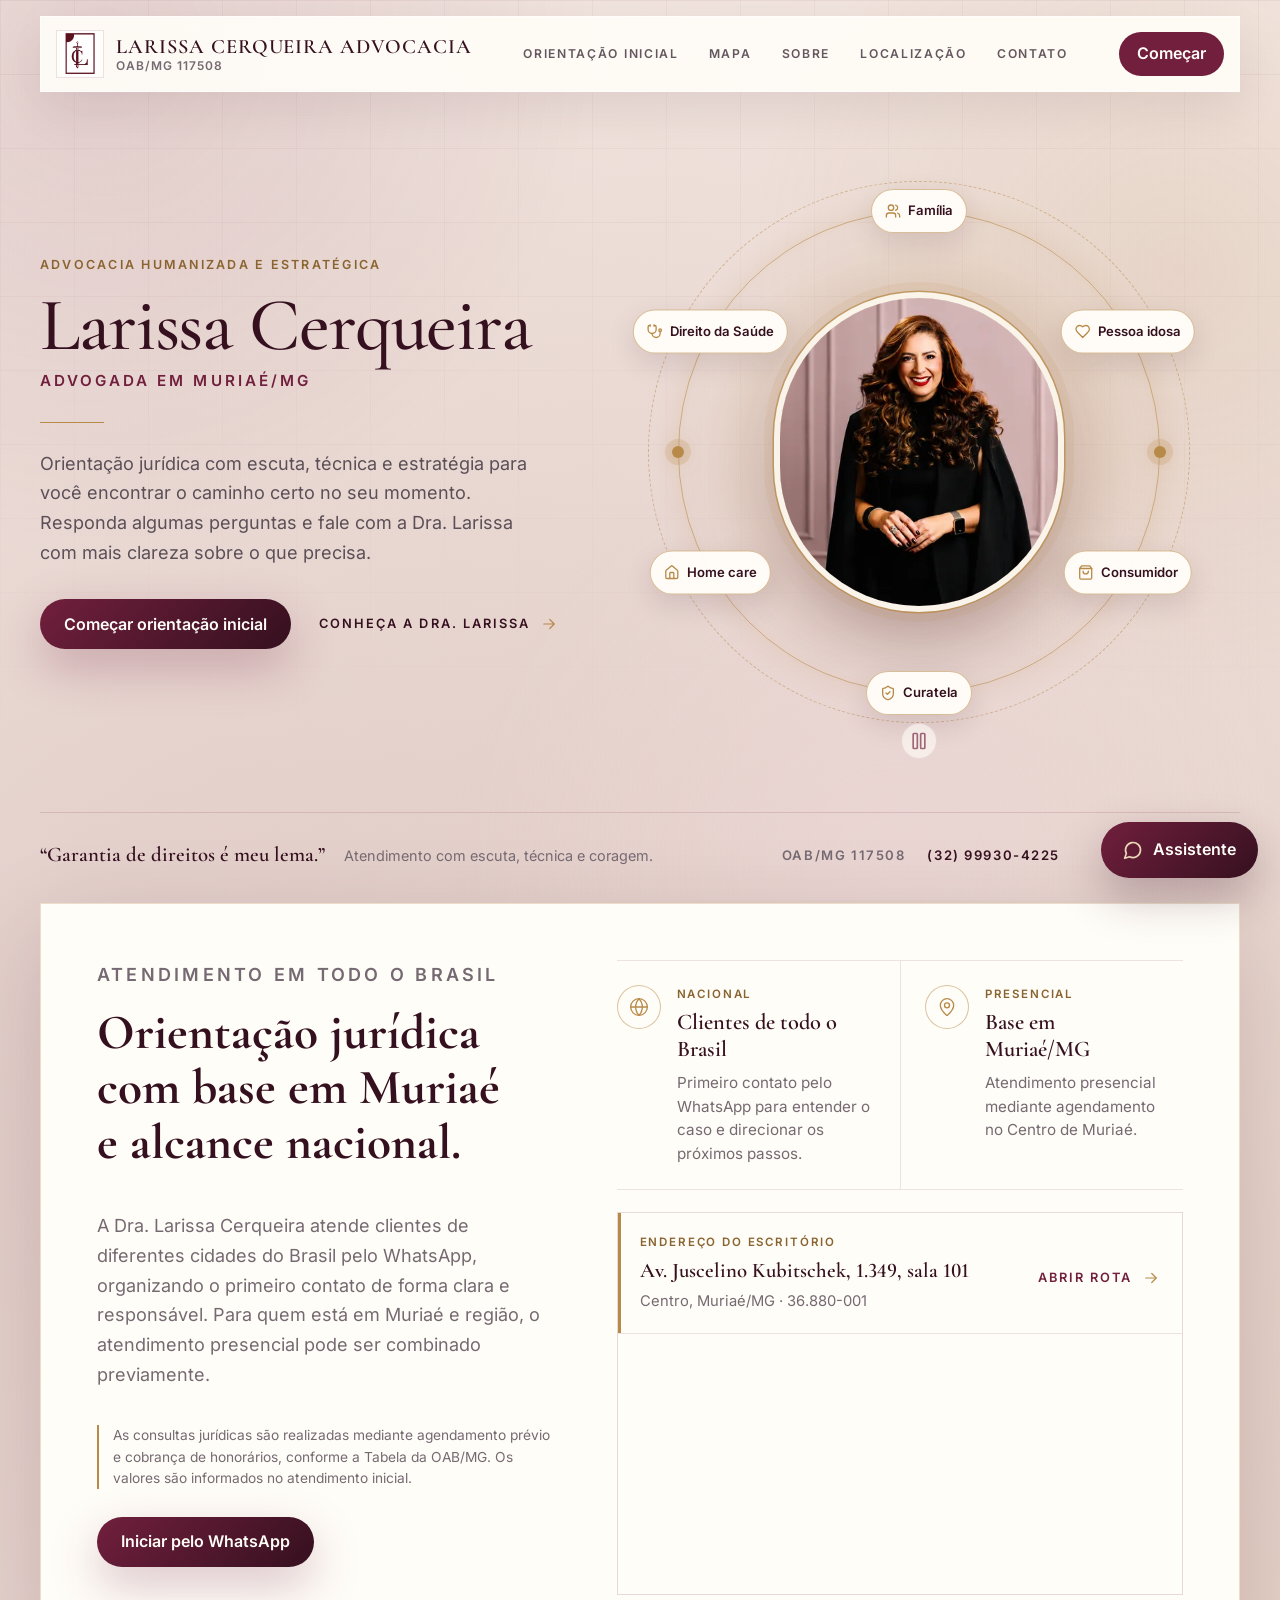
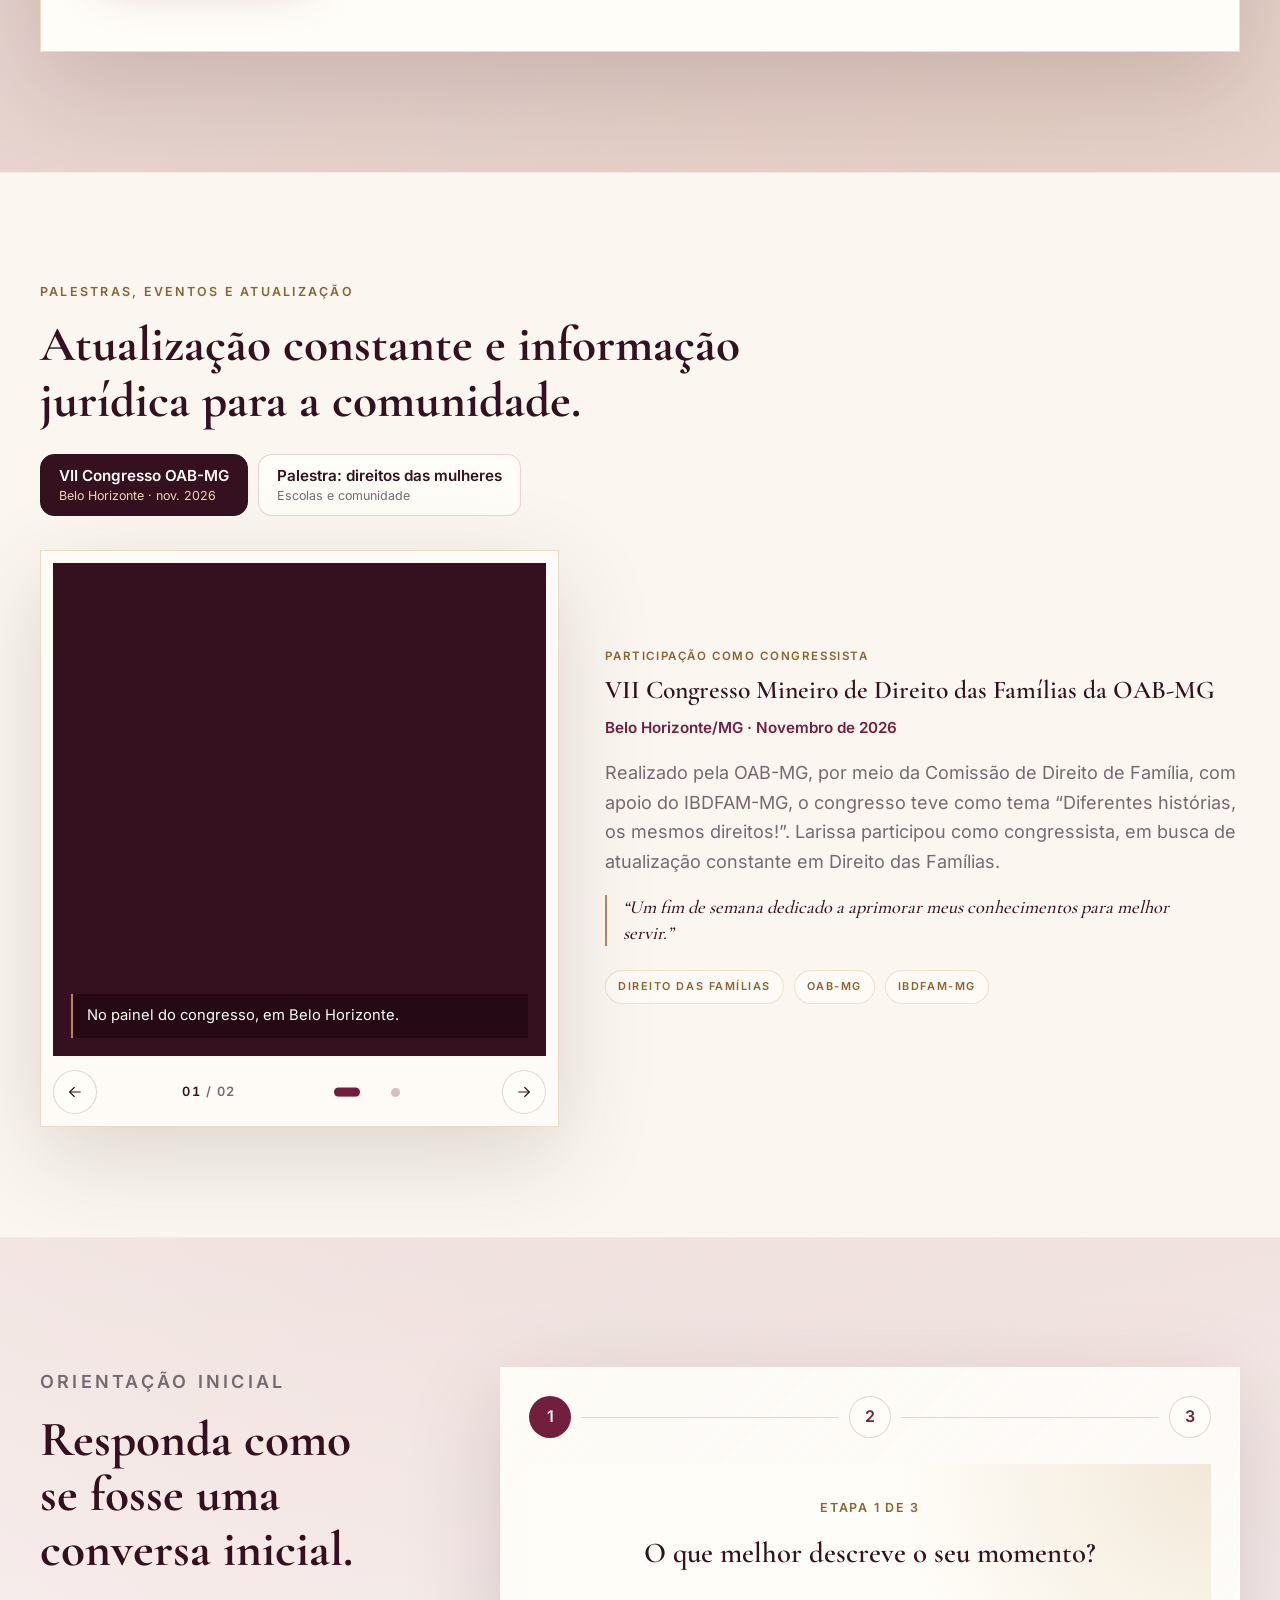
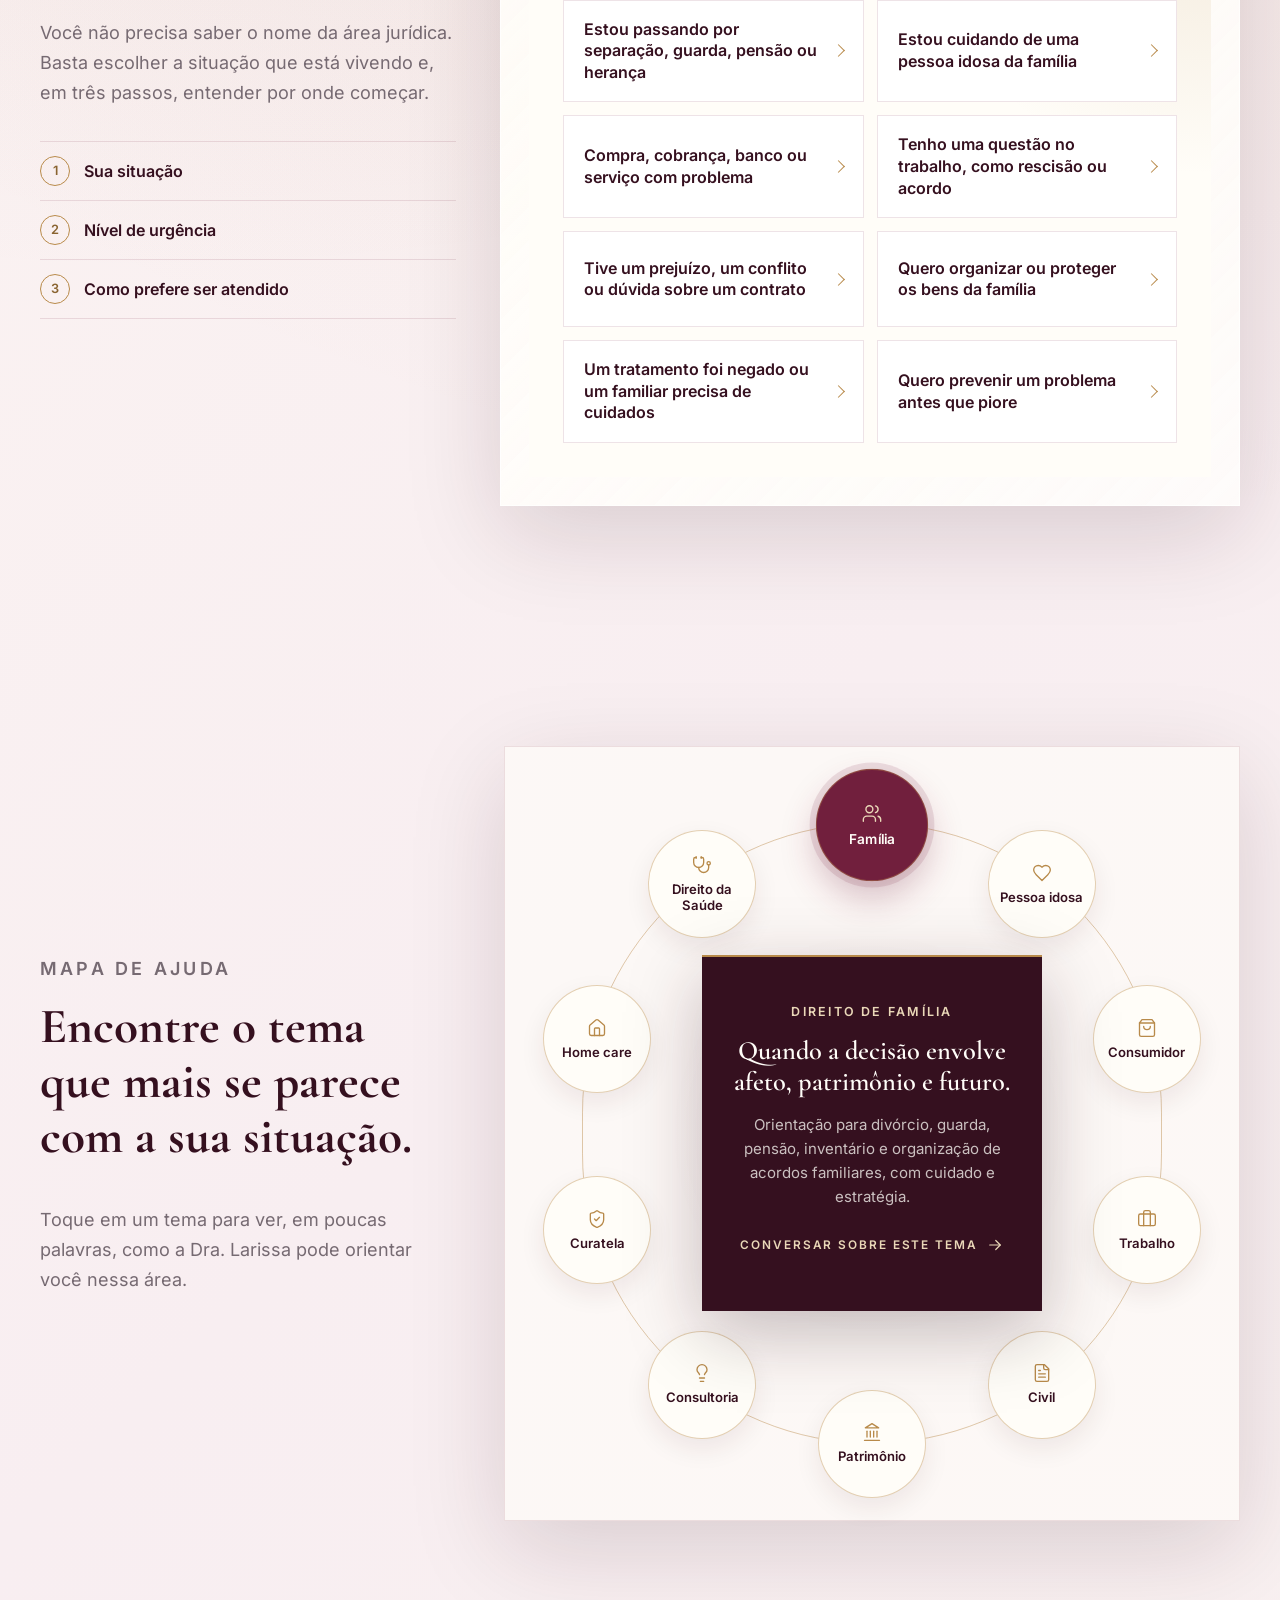
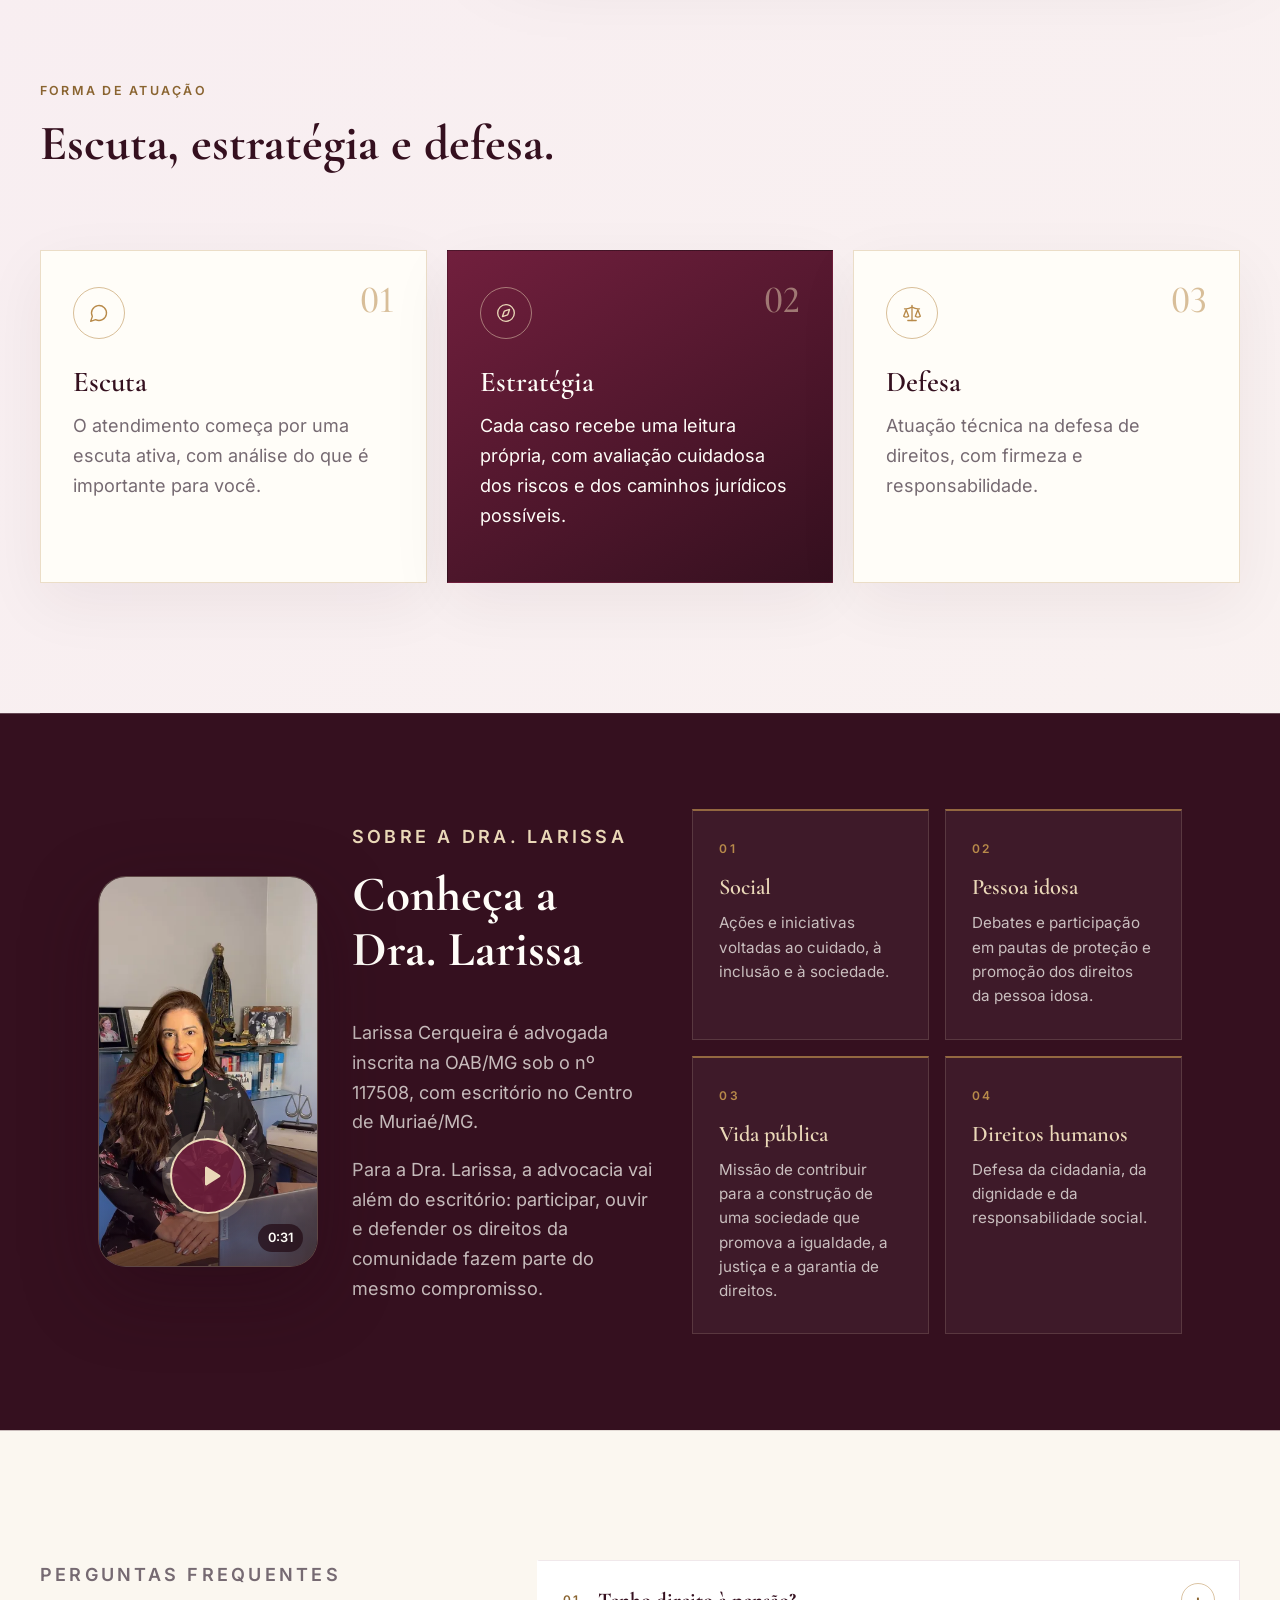
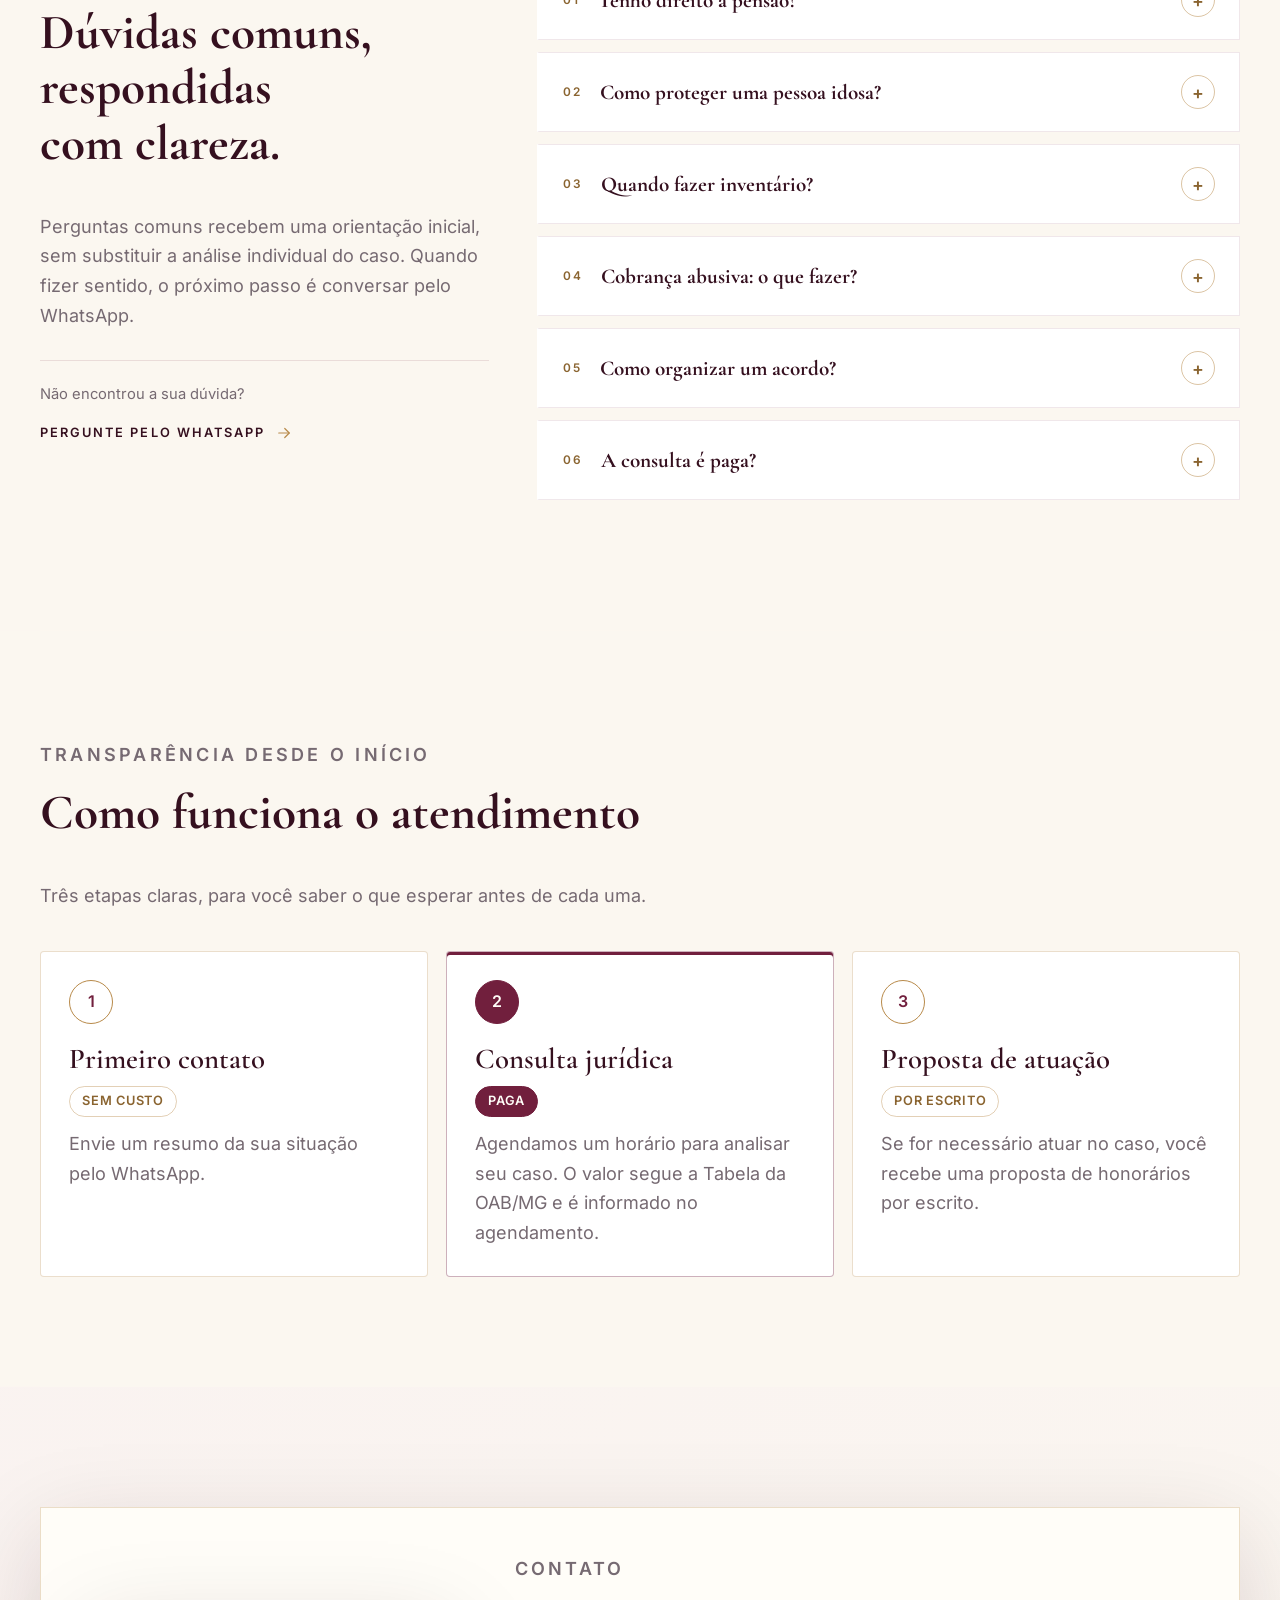
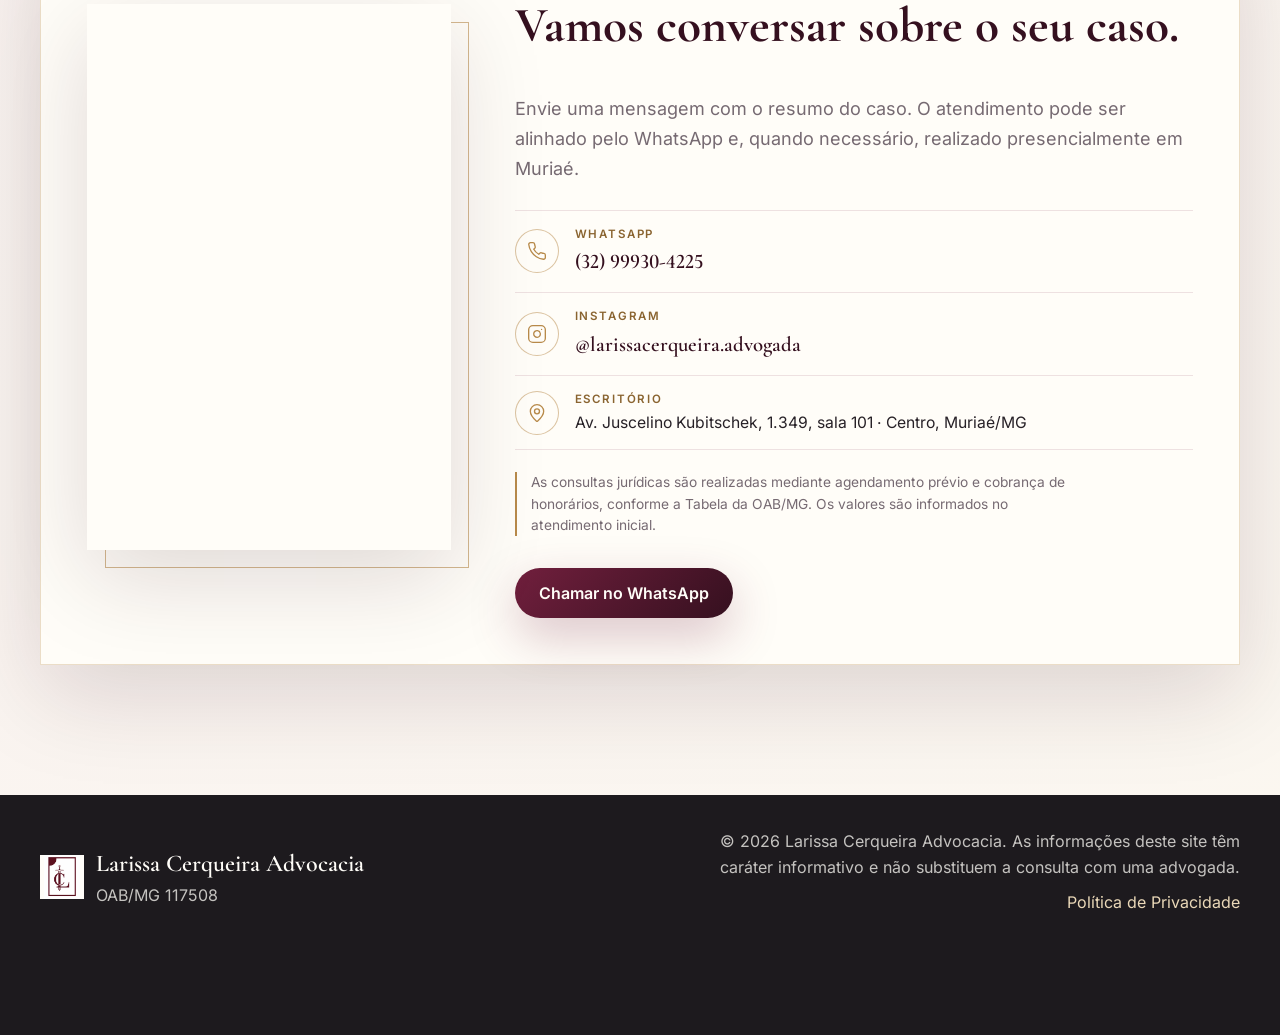
<file: index.html>
<!doctype html>
<html lang="pt-BR">
  <head>
    <meta charset="utf-8" />
    <meta name="viewport" content="width=device-width, initial-scale=1" />
    <title>Larissa Cerqueira Advocacia | Advogada em Muriaé/MG</title>
    <meta
      name="description"
      content="Larissa Cerqueira Advocacia em Muriaé/MG. Atendimento jurídico em Direito de Família, Curatela, Pessoa Idosa, Direito da Saúde e do Consumidor."
    />
    <meta name="robots" content="index, follow, max-image-preview:large" />
    <meta name="author" content="Larissa Cerqueira Advocacia" />
    <meta name="theme-color" content="#5b1534" />
    <link rel="canonical" href="https://www.larissacerqueira.adv.br/" />
    <link rel="icon" type="image/png" sizes="32x32" href="/favicon-32.png" />
    <link rel="apple-touch-icon" sizes="180x180" href="/apple-touch-icon.png" />

    <meta property="og:locale" content="pt_BR" />
    <meta property="og:type" content="website" />
    <meta property="og:site_name" content="Larissa Cerqueira Advocacia" />
    <meta property="og:title" content="Larissa Cerqueira Advocacia | Advogada em Muriaé/MG" />
    <meta
      property="og:description"
      content="Advocacia em Muriaé/MG com atendimento em Direito de Família, Curatela, Pessoa Idosa, Direito da Saúde e do Consumidor."
    />
    <meta property="og:url" content="https://www.larissacerqueira.adv.br/" />
    <meta property="og:image" content="https://www.larissacerqueira.adv.br/og-larissa.jpg" />
    <meta property="og:image:secure_url" content="https://www.larissacerqueira.adv.br/og-larissa.jpg" />
    <meta property="og:image:type" content="image/jpeg" />
    <meta property="og:image:width" content="1200" />
    <meta property="og:image:height" content="630" />
    <meta property="og:image:alt" content="Larissa Cerqueira Advocacia, atendimento jurídico em Muriaé e em todo o Brasil" />

    <meta name="twitter:card" content="summary_large_image" />
    <meta name="twitter:title" content="Larissa Cerqueira Advocacia | Advogada em Muriaé/MG" />
    <meta
      name="twitter:description"
      content="Advocacia em Muriaé/MG com atendimento em Direito de Família, Curatela, Pessoa Idosa, Direito da Saúde e do Consumidor."
    />
    <meta name="twitter:image" content="https://www.larissacerqueira.adv.br/og-larissa.jpg" />
    <meta name="twitter:image:alt" content="Larissa Cerqueira Advocacia" />

    <script type="application/ld+json">
      {
        "@context": "https://schema.org",
        "@graph": [
          {
            "@type": "LegalService",
            "@id": "https://www.larissacerqueira.adv.br/#escritorio",
            "name": "Larissa Cerqueira Advocacia",
            "url": "https://www.larissacerqueira.adv.br/",
            "description": "Advocacia em Muriaé/MG com atendimento jurídico para clientes de todo o Brasil.",
            "logo": "https://www.larissacerqueira.adv.br/logo-larissa.webp",
            "image": "https://www.larissacerqueira.adv.br/og-larissa.jpg",
            "telephone": "+55 32 99930-4225",
            "address": {
              "@type": "PostalAddress",
              "streetAddress": "Av. Juscelino Kubitschek, 1.349, sala 101",
              "addressLocality": "Muriaé",
              "addressRegion": "MG",
              "postalCode": "36880-001",
              "addressCountry": "BR"
            },
            "hasMap": "https://www.google.com/maps/search/?api=1&query=Av.%20Juscelino%20Kubitschek%2C%201349%2C%20sala%20101%2C%20Centro%2C%20Muria%C3%A9%20MG%2C%2036880-001",
            "areaServed": {
              "@type": "Country",
              "name": "Brasil"
            },
            "founder": {
              "@id": "https://www.larissacerqueira.adv.br/#larissa-cerqueira"
            },
            "sameAs": [
              "https://www.instagram.com/larissacerqueira.advogada/"
            ],
            "serviceType": [
              "Direito de Família",
              "Curatela",
              "Direito da Pessoa Idosa",
              "Direito do Consumidor",
              "Direito da Saúde",
              "Home care",
              "Direito do Trabalho",
              "Direito Civil",
              "Patrimônio",
              "Consultoria Jurídica"
            ]
          },
          {
            "@type": "Person",
            "@id": "https://www.larissacerqueira.adv.br/#larissa-cerqueira",
            "name": "Larissa Cerqueira",
            "honorificPrefix": "Dra.",
            "jobTitle": "Advogada",
            "identifier": {
              "@type": "PropertyValue",
              "propertyID": "OAB/MG",
              "value": "117508"
            },
            "worksFor": {
              "@id": "https://www.larissacerqueira.adv.br/#escritorio"
            },
            "sameAs": [
              "https://www.instagram.com/larissacerqueira.advogada/"
            ]
          },
          {
            "@type": "WebSite",
            "@id": "https://www.larissacerqueira.adv.br/#website",
            "url": "https://www.larissacerqueira.adv.br/",
            "name": "Larissa Cerqueira Advocacia",
            "inLanguage": "pt-BR",
            "publisher": {
              "@id": "https://www.larissacerqueira.adv.br/#escritorio"
            }
          },
          {
            "@type": "WebPage",
            "@id": "https://www.larissacerqueira.adv.br/#webpage",
            "url": "https://www.larissacerqueira.adv.br/",
            "name": "Larissa Cerqueira Advocacia | Advogada em Muriaé/MG",
            "description": "Larissa Cerqueira Advocacia em Muriaé/MG. Atendimento jurídico em Direito de Família, Curatela, Pessoa Idosa, Direito da Saúde e do Consumidor.",
            "isPartOf": {
              "@id": "https://www.larissacerqueira.adv.br/#website"
            },
            "about": {
              "@id": "https://www.larissacerqueira.adv.br/#escritorio"
            },
            "primaryImageOfPage": {
              "@type": "ImageObject",
              "url": "https://www.larissacerqueira.adv.br/og-larissa.jpg",
              "width": 1200,
              "height": 630
            },
            "inLanguage": "pt-BR"
          }
        ]
      }
    </script>
    <link rel="preload" href="/fonts/cormorant-garamond-latin.woff2" as="font" type="font/woff2" crossorigin />
    <link rel="preload" href="/fonts/inter-latin.woff2" as="font" type="font/woff2" crossorigin />
    <link
      rel="preload"
      as="image"
      href="larissa-hero-600.webp"
      imagesrcset="larissa-hero-400.webp 400w, larissa-hero-600.webp 600w, larissa-hero-900.webp 900w"
      imagesizes="(max-width: 720px) 200px, 340px"
      fetchpriority="high"
    />
    <link rel="stylesheet" href="styles.css" />
  </head>
  <body>
    <!-- Lucide icons (ISC license). -->
    <svg class="icon-sprite" aria-hidden="true" focusable="false">
      <symbol id="i-users" viewBox="0 0 24 24"><path d="M16 21v-2a4 4 0 0 0-4-4H6a4 4 0 0 0-4 4v2"/><circle cx="9" cy="7" r="4"/><path d="M22 21v-2a4 4 0 0 0-3-3.87"/><path d="M16 3.13a4 4 0 0 1 0 7.75"/></symbol>
      <symbol id="i-heart" viewBox="0 0 24 24"><path d="M19 14c1.49-1.46 3-3.21 3-5.5A5.5 5.5 0 0 0 16.5 3c-1.76 0-3 .5-4.5 2-1.5-1.5-2.74-2-4.5-2A5.5 5.5 0 0 0 2 8.5c0 2.3 1.5 4.05 3 5.5l7 7Z"/></symbol>
      <symbol id="i-bag" viewBox="0 0 24 24"><path d="M6 2 3 6v14a2 2 0 0 0 2 2h14a2 2 0 0 0 2-2V6l-3-4Z"/><path d="M3 6h18"/><path d="M16 10a4 4 0 0 1-8 0"/></symbol>
      <symbol id="i-shield" viewBox="0 0 24 24"><path d="M20 13c0 5-3.5 7.5-7.66 8.95a1 1 0 0 1-.67-.01C7.5 20.5 4 18 4 13V6a1 1 0 0 1 1-1c2 0 4.5-1.2 6.24-2.72a1.17 1.17 0 0 1 1.52 0C14.51 3.81 17 5 19 5a1 1 0 0 1 1 1z"/><path d="m9 12 2 2 4-4"/></symbol>
      <symbol id="i-house" viewBox="0 0 24 24"><path d="M15 21v-8a1 1 0 0 0-1-1h-4a1 1 0 0 0-1 1v8"/><path d="M3 10a2 2 0 0 1 .709-1.528l7-5.999a2 2 0 0 1 2.582 0l7 5.999A2 2 0 0 1 21 10v9a2 2 0 0 1-2 2H5a2 2 0 0 1-2-2z"/></symbol>
      <symbol id="i-stethoscope" viewBox="0 0 24 24"><path d="M11 2v2"/><path d="M5 2v2"/><path d="M5 3H4a2 2 0 0 0-2 2v4a6 6 0 0 0 12 0V5a2 2 0 0 0-2-2h-1"/><path d="M8 15a6 6 0 0 0 12 0v-3"/><circle cx="20" cy="10" r="2"/></symbol>
      <symbol id="i-globe" viewBox="0 0 24 24"><circle cx="12" cy="12" r="10"/><path d="M12 2a14.5 14.5 0 0 0 0 20 14.5 14.5 0 0 0 0-20"/><path d="M2 12h20"/></symbol>
      <symbol id="i-pin" viewBox="0 0 24 24"><path d="M20 10c0 4.993-5.539 10.193-7.399 11.799a1 1 0 0 1-1.202 0C9.539 20.193 4 14.993 4 10a8 8 0 0 1 16 0"/><circle cx="12" cy="10" r="3"/></symbol>
      <symbol id="i-arrow" viewBox="0 0 24 24"><path d="M5 12h14"/><path d="m13 6 6 6-6 6"/></symbol>
      <symbol id="i-phone" viewBox="0 0 24 24"><path d="M22 16.92v3a2 2 0 0 1-2.18 2 19.79 19.79 0 0 1-8.63-3.07 19.5 19.5 0 0 1-6-6 19.79 19.79 0 0 1-3.07-8.67A2 2 0 0 1 4.11 2h3a2 2 0 0 1 2 1.72 12.84 12.84 0 0 0 .7 2.81 2 2 0 0 1-.45 2.11L8.09 9.91a16 16 0 0 0 6 6l1.27-1.27a2 2 0 0 1 2.11-.45 12.84 12.84 0 0 0 2.81.7A2 2 0 0 1 22 16.92z"/></symbol>
      <symbol id="i-instagram" viewBox="0 0 24 24"><rect width="20" height="20" x="2" y="2" rx="5" ry="5"/><path d="M16 11.37A4 4 0 1 1 12.63 8 4 4 0 0 1 16 11.37z"/><path d="M17.5 6.5h.01"/></symbol>
      <symbol id="i-briefcase" viewBox="0 0 24 24"><path d="M16 20V4a2 2 0 0 0-2-2h-4a2 2 0 0 0-2 2v16"/><rect width="20" height="14" x="2" y="6" rx="2"/></symbol>
      <symbol id="i-file" viewBox="0 0 24 24"><path d="M15 2H6a2 2 0 0 0-2 2v16a2 2 0 0 0 2 2h12a2 2 0 0 0 2-2V7Z"/><path d="M14 2v4a2 2 0 0 0 2 2h4"/><path d="M16 13H8"/><path d="M16 17H8"/><path d="M10 9H8"/></symbol>
      <symbol id="i-landmark" viewBox="0 0 24 24"><path d="M3 22h18"/><path d="M6 18v-7"/><path d="M10 18v-7"/><path d="M14 18v-7"/><path d="M18 18v-7"/><path d="M12 2 20 7H4z"/></symbol>
      <symbol id="i-bulb" viewBox="0 0 24 24"><path d="M15 14c.2-1 .7-1.7 1.5-2.5 1-.9 1.5-2.2 1.5-3.5A6 6 0 0 0 6 8c0 1 .2 2.2 1.5 3.5.7.7 1.3 1.5 1.5 2.5"/><path d="M9 18h6"/><path d="M10 22h4"/></symbol>
      <symbol id="i-compass" viewBox="0 0 24 24"><circle cx="12" cy="12" r="10"/><path d="m16.24 7.76-1.804 5.411a2 2 0 0 1-1.265 1.265L7.76 16.24l1.804-5.411a2 2 0 0 1 1.265-1.265z"/></symbol>
      <symbol id="i-scale" viewBox="0 0 24 24"><path d="m16 16 3-8 3 8c-.87.65-1.92 1-3 1s-2.13-.35-3-1Z"/><path d="m2 16 3-8 3 8c-.87.65-1.92 1-3 1s-2.13-.35-3-1Z"/><path d="M7 21h10"/><path d="M12 3v18"/><path d="M3 7h2c2 0 5-1 7-2 2 1 5 2 7 2h2"/></symbol>
      <symbol id="i-chat" viewBox="0 0 24 24"><path d="M7.9 20A9 9 0 1 0 4 16.1L2 22Z"/></symbol>
    </svg>
    <div class="ambient" aria-hidden="true">
      <span></span>
      <span></span>
      <span></span>
      <span></span>
    </div>

    <header class="site-header">
      <a class="brand" href="#inicio">
        <img src="logo-larissa.webp" alt="" aria-hidden="true" width="280" height="334" decoding="async" />
        <span class="brand-text">
          <strong>Larissa Cerqueira<span class="brand-suffix"> Advocacia</span></strong>
          <span>OAB/MG 117508</span>
        </span>
      </a>
      <nav class="nav" aria-label="Navegação principal">
        <a href="#orientacao">Orientação inicial</a>
        <a href="#mapa">Mapa</a>
        <a href="#sobre">Sobre</a>
        <a href="#localizacao">Localização</a>
        <a href="#contato">Contato</a>
      </nav>
      <a class="header-action" href="#orientacao">Começar</a>
    </header>

    <main>
      <section class="hero" id="inicio">
        <div class="hero-copy">
          <p class="eyebrow">Advocacia humanizada e estratégica</p>
          <h1>
            <span class="hero-name">Larissa Cerqueira</span>
            <span class="hero-role">Advogada em Muriaé/MG</span>
          </h1>
          <span class="hero-rule" aria-hidden="true"></span>
          <p class="hero-text">
            Orientação jurídica com escuta, técnica e estratégia para você
            encontrar o caminho certo no seu momento. Responda algumas perguntas
            e fale com a Dra. Larissa com mais clareza sobre o que precisa.
          </p>
          <div class="hero-actions">
            <a class="btn primary" href="#orientacao">Começar orientação inicial</a>
            <a class="text-link" href="#sobre">
              Conheça a Dra. Larissa
              <svg viewBox="0 0 24 24" aria-hidden="true"><path d="M5 12h14M13 6l6 6-6 6" /></svg>
            </a>
          </div>
        </div>

        <aside class="identity-panel" aria-label="Dra. Larissa Cerqueira e temas de atuação">
          <div class="portrait-orbit" data-orbit>
            <div class="orbit-halo" aria-hidden="true"></div>
            <div class="orbit-dashed" aria-hidden="true"></div>
            <div class="orbit-wheel">
              <div class="orbit-ring" aria-hidden="true"></div>
              <span class="orbit-satellite" aria-hidden="true"></span>
              <span class="orbit-satellite" aria-hidden="true"></span>
              <div class="orbit-topics" role="group" aria-label="Atalhos para os temas do mapa de ajuda">
                <span class="orbit-slot" style="--i: 0"><span class="orbit-link" aria-hidden="true"></span><span class="orbit-spin"><button class="orbit-chip" type="button" data-jump="familia"><svg aria-hidden="true"><use href="#i-users"></use></svg>Família</button></span></span>
                <span class="orbit-slot" style="--i: 1"><span class="orbit-link" aria-hidden="true"></span><span class="orbit-spin"><button class="orbit-chip" type="button" data-jump="idoso"><svg aria-hidden="true"><use href="#i-heart"></use></svg>Pessoa idosa</button></span></span>
                <span class="orbit-slot" style="--i: 2"><span class="orbit-link" aria-hidden="true"></span><span class="orbit-spin"><button class="orbit-chip" type="button" data-jump="consumidor"><svg aria-hidden="true"><use href="#i-bag"></use></svg>Consumidor</button></span></span>
                <span class="orbit-slot" style="--i: 3"><span class="orbit-link" aria-hidden="true"></span><span class="orbit-spin"><button class="orbit-chip" type="button" data-jump="curatela"><svg aria-hidden="true"><use href="#i-shield"></use></svg>Curatela</button></span></span>
                <span class="orbit-slot" style="--i: 4"><span class="orbit-link" aria-hidden="true"></span><span class="orbit-spin"><button class="orbit-chip" type="button" data-jump="homecare"><svg aria-hidden="true"><use href="#i-house"></use></svg>Home care</button></span></span>
                <span class="orbit-slot" style="--i: 5"><span class="orbit-link" aria-hidden="true"></span><span class="orbit-spin"><button class="orbit-chip" type="button" data-jump="saude"><svg aria-hidden="true"><use href="#i-stethoscope"></use></svg>Direito da Saúde</button></span></span>
              </div>
            </div>
            <figure class="portrait-image">
              <img
                src="larissa-hero-600.webp"
                srcset="larissa-hero-400.webp 400w, larissa-hero-600.webp 600w, larissa-hero-900.webp 900w"
                sizes="(max-width: 720px) 200px, 340px"
                alt="Dra. Larissa Cerqueira, advogada em Muriaé/MG, sorrindo"
                width="900"
                height="1352"
                fetchpriority="high"
              />
            </figure>
            <button class="orbit-control" type="button" data-orbit-toggle aria-label="Pausar movimento dos temas" aria-pressed="false" title="Pausar movimento dos temas">
              <!-- Lucide icons (ISC license). -->
              <svg data-orbit-pause width="20" height="20" viewBox="0 0 24 24" fill="none" stroke="currentColor" stroke-width="2" stroke-linecap="round" stroke-linejoin="round" aria-hidden="true">
                <rect x="14" y="3" width="5" height="18" rx="1"></rect>
                <rect x="5" y="3" width="5" height="18" rx="1"></rect>
              </svg>
              <svg data-orbit-play width="20" height="20" viewBox="0 0 24 24" fill="none" stroke="currentColor" stroke-width="2" stroke-linecap="round" stroke-linejoin="round" aria-hidden="true" hidden>
                <path d="M5 5a2 2 0 0 1 3.008-1.728l11.997 6.998a2 2 0 0 1 .003 3.458l-12 7A2 2 0 0 1 5 19z"></path>
              </svg>
            </button>
          </div>
        </aside>

        <div class="hero-bar">
          <p class="hero-motto">
            <strong>“Garantia de direitos é meu lema.”</strong>
            <span>Atendimento com escuta, técnica e coragem.</span>
          </p>
          <p class="hero-contact">
            <span>OAB/MG 117508</span>
            <a href="tel:+5532999304225">(32) 99930-4225</a>
          </p>
        </div>
      </section>

      <section class="reach-section" id="atendimento">
        <div class="reach-copy">
          <p class="eyebrow">Atendimento em todo o Brasil</p>
          <h2>Orientação jurídica com base em Muriaé e alcance nacional.</h2>
          <p>
            A Dra. Larissa Cerqueira atende clientes de diferentes cidades do
            Brasil pelo WhatsApp, organizando o primeiro contato de forma clara
            e responsável. Para quem está em Muriaé e região, o atendimento
            presencial pode ser combinado previamente.
          </p>
          <p class="fee-note">
            As consultas jurídicas são realizadas mediante agendamento prévio e
            cobrança de honorários, conforme a Tabela da OAB/MG. Os valores são
            informados no atendimento inicial.
          </p>
          <div class="reach-actions">
            <a class="btn primary" href="https://wa.me/5532999304225?text=Ol%C3%A1%2C%20vim%20pelo%20site%20e%20gostaria%20de%20agendar%20uma%20consulta." target="_blank" rel="noreferrer">
              Iniciar pelo WhatsApp
            </a>
          </div>
        </div>

        <div class="reach-info">
          <ul class="reach-points">
            <li>
              <span class="reach-icon" aria-hidden="true"><svg><use href="#i-globe"></use></svg></span>
              <div>
                <span class="reach-label">Nacional</span>
                <strong>Clientes de todo o Brasil</strong>
                <p>Primeiro contato pelo WhatsApp para entender o caso e direcionar os próximos passos.</p>
              </div>
            </li>
            <li>
              <span class="reach-icon" aria-hidden="true"><svg><use href="#i-pin"></use></svg></span>
              <div>
                <span class="reach-label">Presencial</span>
                <strong>Base em Muriaé/MG</strong>
                <p>Atendimento presencial mediante agendamento no Centro de Muriaé.</p>
              </div>
            </li>
          </ul>

          <div class="reach-place" id="localizacao">
            <div class="compact-map" aria-label="Mapa compacto com a localização do escritório">
              <iframe
                title="Mapa do escritório Larissa Cerqueira Advocacia"
                data-src="https://www.google.com/maps?q=Av.%20Juscelino%20Kubitschek%2C%201349%2C%20sala%20101%2C%20Centro%2C%20Muria%C3%A9%20MG%2C%2036880-001&output=embed"
                loading="lazy"
                referrerpolicy="no-referrer-when-downgrade"
              ></iframe>
            </div>
            <div class="address-card">
              <span class="reach-label">Endereço do escritório</span>
              <strong>Av. Juscelino Kubitschek, 1.349, sala 101</strong>
              <p>Centro, Muriaé/MG · 36.880-001</p>
              <a class="text-link" href="https://www.google.com/maps/search/?api=1&amp;query=Av.%20Juscelino%20Kubitschek%2C%201349%2C%20sala%20101%2C%20Centro%2C%20Muria%C3%A9%20MG%2C%2036880-001" target="_blank" rel="noreferrer">
                Abrir rota
                <svg aria-hidden="true"><use href="#i-arrow"></use></svg>
              </a>
            </div>
          </div>
        </div>
      </section>

      <section class="lecture-section" id="palestras" aria-labelledby="palestras-titulo">
        <div class="lecture-head">
          <p class="eyebrow">Palestras, eventos e atualização</p>
          <h2 id="palestras-titulo">Atualização constante e informação jurídica para a comunidade.</h2>
          <div class="lecture-tabs" role="tablist" aria-label="Escolha o evento" data-event-tabs hidden>
            <button type="button" role="tab" id="aba-congresso" aria-controls="evento-congresso" aria-selected="true" data-event-tab>
              <span class="lecture-tab-title">VII Congresso OAB-MG</span>
              <span class="lecture-tab-meta">Belo Horizonte · nov. 2026</span>
            </button>
            <button type="button" role="tab" id="aba-palestra" aria-controls="evento-palestra" aria-selected="false" tabindex="-1" data-event-tab>
              <span class="lecture-tab-title">Palestra: direitos das mulheres</span>
              <span class="lecture-tab-meta">Escolas e comunidade</span>
            </button>
          </div>
        </div>

        <article class="lecture-event" id="evento-congresso" role="tabpanel" aria-labelledby="aba-congresso" data-event-panel>
          <div class="lecture-carousel" data-carousel aria-roledescription="carrossel" aria-label="Fotos do VII Congresso Mineiro de Direito das Famílias da OAB-MG">
            <div class="lecture-stage" data-carousel-stage>
              <figure class="lecture-slide lecture-slide-portrait active" data-slide>
                <img src="congresso-oabmg-1-600.webp" srcset="congresso-oabmg-1-400.webp 400w, congresso-oabmg-1-600.webp 600w, congresso-oabmg-1-900.webp 720w" sizes="(max-width: 1040px) calc(100vw - 48px), 520px" alt="Larissa Cerqueira no VII Congresso Mineiro de Direito das Famílias da OAB-MG, em Belo Horizonte" width="720" height="970" loading="lazy" decoding="async" />
                <figcaption>No painel do congresso, em Belo Horizonte.</figcaption>
              </figure>
              <figure class="lecture-slide lecture-slide-portrait lecture-slide-badge" data-slide>
                <img src="congresso-oabmg-2-600.webp" srcset="congresso-oabmg-2-400.webp 400w, congresso-oabmg-2-600.webp 515w" sizes="(max-width: 1040px) calc(100vw - 48px), 520px" alt="Crachá de Larissa de Oliveira Cerqueira no VII Congresso Mineiro de Direito das Famílias da OAB-MG" width="515" height="730" loading="lazy" decoding="async" />
                <figcaption>Atualização constante em Direito das Famílias, para atender cada cliente com mais cuidado.</figcaption>
              </figure>
            </div>
            <div class="carousel-controls" aria-label="Controles do carrossel">
              <button type="button" data-carousel-prev aria-label="Foto anterior"><svg aria-hidden="true"><use href="#i-arrow"></use></svg></button>
              <span class="carousel-count" aria-hidden="true"><b data-carousel-current>01</b> / 02</span>
              <div class="carousel-dots" aria-label="Selecionar foto">
                <button type="button" class="active" data-carousel-dot="0" aria-label="Mostrar foto 1"></button>
                <button type="button" data-carousel-dot="1" aria-label="Mostrar foto 2"></button>
              </div>
              <button type="button" data-carousel-next aria-label="Próxima foto"><svg aria-hidden="true"><use href="#i-arrow"></use></svg></button>
            </div>
          </div>
          <div class="lecture-copy">
            <p class="lecture-role">Participação como congressista</p>
            <h3>VII Congresso Mineiro de Direito das Famílias da OAB-MG</h3>
            <p class="lecture-meta">Belo Horizonte/MG · Novembro de 2026</p>
            <p>
              Realizado pela OAB-MG, por meio da Comissão de Direito de Família,
              com apoio do IBDFAM-MG, o congresso teve como tema “Diferentes
              histórias, os mesmos direitos!”. Larissa participou como
              congressista, em busca de atualização constante em Direito das
              Famílias.
            </p>
            <blockquote>
              <p>“Um fim de semana dedicado a aprimorar meus conhecimentos para melhor servir.”</p>
            </blockquote>
            <div class="lecture-tags">
              <span>Direito das Famílias</span>
              <span>OAB-MG</span>
              <span>IBDFAM-MG</span>
            </div>
          </div>
        </article>

        <article class="lecture-event" id="evento-palestra" role="tabpanel" aria-labelledby="aba-palestra" data-event-panel>
          <div class="lecture-carousel" data-carousel aria-roledescription="carrossel" aria-label="Fotos da palestra sobre direitos das mulheres">
            <div class="lecture-stage" data-carousel-stage>
              <figure class="lecture-slide active" data-slide>
                <img src="palestra-1-600.webp" srcset="palestra-1-400.webp 400w, palestra-1-600.webp 600w, palestra-1-900.webp 900w" sizes="(max-width: 1040px) calc(100vw - 48px), 520px" alt="Larissa Cerqueira durante palestra sobre direitos das mulheres" width="1200" height="1200" loading="lazy" decoding="async" />
                <figcaption>Informação jurídica compartilhada de forma próxima e acessível.</figcaption>
              </figure>
              <figure class="lecture-slide" data-slide>
                <img src="palestra-2-600.webp" srcset="palestra-2-400.webp 400w, palestra-2-600.webp 600w, palestra-2-900.webp 900w" sizes="(max-width: 1040px) calc(100vw - 48px), 520px" alt="Larissa Cerqueira com participantes de palestra em escola" width="1200" height="1200" loading="lazy" decoding="async" />
                <figcaption>Registro de encontro dedicado à conscientização e cidadania.</figcaption>
              </figure>
              <figure class="lecture-slide" data-slide>
                <img src="palestra-3-600.webp" srcset="palestra-3-400.webp 400w, palestra-3-600.webp 600w, palestra-3-900.webp 900w" sizes="(max-width: 1040px) calc(100vw - 48px), 520px" alt="Larissa Cerqueira palestrando para comunidade escolar" width="1200" height="1200" loading="lazy" decoding="async" />
                <figcaption>Diálogo com a comunidade sobre direitos, respeito e proteção.</figcaption>
              </figure>
              <figure class="lecture-slide" data-slide>
                <img src="palestra-4-600.webp" srcset="palestra-4-400.webp 400w, palestra-4-600.webp 600w, palestra-4-900.webp 900w" sizes="(max-width: 1040px) calc(100vw - 48px), 520px" alt="Larissa Cerqueira em foto coletiva após palestra" width="1200" height="1200" loading="lazy" decoding="async" />
                <figcaption>Uma noite de troca, presença e responsabilidade social.</figcaption>
              </figure>
            </div>
            <div class="carousel-controls" aria-label="Controles do carrossel">
              <button type="button" data-carousel-prev aria-label="Foto anterior"><svg aria-hidden="true"><use href="#i-arrow"></use></svg></button>
              <span class="carousel-count" aria-hidden="true"><b data-carousel-current>01</b> / 04</span>
              <div class="carousel-dots" aria-label="Selecionar foto">
                <button type="button" class="active" data-carousel-dot="0" aria-label="Mostrar foto 1"></button>
                <button type="button" data-carousel-dot="1" aria-label="Mostrar foto 2"></button>
                <button type="button" data-carousel-dot="2" aria-label="Mostrar foto 3"></button>
                <button type="button" data-carousel-dot="3" aria-label="Mostrar foto 4"></button>
              </div>
              <button type="button" data-carousel-next aria-label="Próxima foto"><svg aria-hidden="true"><use href="#i-arrow"></use></svg></button>
            </div>
          </div>
          <div class="lecture-copy">
            <p class="lecture-role">Palestrante</p>
            <h3>Palestra: direitos das mulheres</h3>
            <p class="lecture-meta">Escolas e espaços comunitários</p>
            <p>
              Em ações realizadas em escolas e espaços comunitários, Larissa leva
              conhecimento jurídico de forma clara, aproximando a comunidade de
              temas que fortalecem cidadania, proteção e responsabilidade social.
            </p>
            <p>
              A palestra abordou direitos conquistados pelo movimento feminista,
              proteção contra a violência, igualdade entre homens e mulheres e o
              papel da informação na transformação da sociedade.
            </p>
            <div class="lecture-tags">
              <span>Direitos das mulheres</span>
              <span>Igualdade</span>
              <span>Proteção contra violência</span>
              <span>Cidadania</span>
            </div>
            <a class="btn secondary" href="https://www.instagram.com/p/DHGQMJkutVe/?igsh=MXFnZHR1aGl3ODBvZg==" target="_blank" rel="noreferrer">
              Ver publicação no Instagram
            </a>
          </div>
        </article>
      </section>

      <section class="diagnostic-shell" id="orientacao">
        <div class="diagnostic-intro">
          <p class="eyebrow">Orientação inicial</p>
          <h2>Responda como se fosse uma conversa inicial.</h2>
          <p>
            Você não precisa saber o nome da área jurídica. Basta escolher a
            situação que está vivendo e, em três passos, entender por onde começar.
          </p>
          <ol class="diagnostic-steps">
            <li><span>1</span>Sua situação</li>
            <li><span>2</span>Nível de urgência</li>
            <li><span>3</span>Como prefere ser atendido</li>
          </ol>
        </div>

        <div class="game-board" aria-live="polite">
          <div class="progress-track" aria-hidden="true">
            <span class="progress-dot active" data-step-dot="1">1</span>
            <span class="progress-line"></span>
            <span class="progress-dot" data-step-dot="2">2</span>
            <span class="progress-line"></span>
            <span class="progress-dot" data-step-dot="3">3</span>
          </div>

          <div class="question-card active" data-step="1">
            <span class="step-label">Etapa 1 de 3</span>
            <h3>O que melhor descreve o seu momento?</h3>
            <div class="option-grid">
              <button type="button" data-answer="familia">Estou passando por separação, guarda, pensão ou herança</button>
              <button type="button" data-answer="idoso">Estou cuidando de uma pessoa idosa da família</button>
              <button type="button" data-answer="consumidor">Compra, cobrança, banco ou serviço com problema</button>
              <button type="button" data-answer="trabalho">Tenho uma questão no trabalho, como rescisão ou acordo</button>
              <button type="button" data-answer="civil">Tive um prejuízo, um conflito ou dúvida sobre um contrato</button>
              <button type="button" data-answer="patrimonio">Quero organizar ou proteger os bens da família</button>
              <button type="button" data-answer="saude">Um tratamento foi negado ou um familiar precisa de cuidados</button>
              <button type="button" data-answer="consultoria">Quero prevenir um problema antes que piore</button>
            </div>
          </div>

          <div class="question-card" data-step="2">
            <span class="step-label">Etapa 2 de 3</span>
            <h3>Qual é o nível de urgência?</h3>
            <div class="option-grid compact">
              <button type="button" data-answer="urgente">Preciso de atenção rápida</button>
              <button type="button" data-answer="importante">É importante, mas posso organizar</button>
              <button type="button" data-answer="preventivo">Quero orientação preventiva</button>
            </div>
          </div>

          <div class="question-card" data-step="3">
            <span class="step-label">Etapa 3 de 3</span>
            <h3>Como você prefere ser atendido?</h3>
            <div class="option-grid compact">
              <button type="button" data-answer="whatsapp">Começar pelo WhatsApp</button>
              <button type="button" data-answer="presencial">Atendimento presencial em Muriaé</button>
            </div>
          </div>

          <div class="result-card" data-result hidden>
            <span class="step-label">Direcionamento inicial</span>
            <h3 data-result-title>Área indicada</h3>
            <p data-result-text></p>
            <div class="result-tags">
              <span data-result-urgency></span>
              <span data-result-mode></span>
            </div>
            <p class="result-disclaimer">
              Este direcionamento é apenas uma referência inicial e não
              substitui a consulta com a advogada.
            </p>
            <p class="result-next">
              <strong>Próximo passo: agendar uma consulta jurídica (paga).</strong>
              Valores e horários são informados no primeiro contato.
            </p>
            <div class="hero-actions">
              <a class="btn primary" data-whatsapp href="https://wa.me/5532999304225?text=Ol%C3%A1%2C%20vim%20pelo%20site%20e%20gostaria%20de%20agendar%20uma%20consulta." target="_blank" rel="noreferrer">
                Enviar meu caso
              </a>
              <button class="btn secondary" type="button" data-restart>Refazer orientação</button>
            </div>
          </div>
        </div>
      </section>

      <section class="map-section" id="mapa">
        <div class="map-copy">
          <p class="eyebrow">Mapa de ajuda</p>
          <h2>Encontre o tema que mais se parece com a sua situação.</h2>
          <p>
            Toque em um tema para ver, em poucas palavras, como a Dra. Larissa
            pode orientar você nessa área.
          </p>
        </div>

        <div class="legal-map">
          <button class="map-node active" type="button" data-node="familia">
            <svg class="map-node-icon" aria-hidden="true"><use href="#i-users"></use></svg><span>Família</span>
          </button>
          <button class="map-node" type="button" data-node="idoso">
            <svg class="map-node-icon" aria-hidden="true"><use href="#i-heart"></use></svg><span>Pessoa idosa</span>
          </button>
          <button class="map-node" type="button" data-node="consumidor">
            <svg class="map-node-icon" aria-hidden="true"><use href="#i-bag"></use></svg><span>Consumidor</span>
          </button>
          <button class="map-node" type="button" data-node="trabalho">
            <svg class="map-node-icon" aria-hidden="true"><use href="#i-briefcase"></use></svg><span>Trabalho</span>
          </button>
          <button class="map-node" type="button" data-node="civil">
            <svg class="map-node-icon" aria-hidden="true"><use href="#i-file"></use></svg><span>Civil</span>
          </button>
          <button class="map-node" type="button" data-node="patrimonio">
            <svg class="map-node-icon" aria-hidden="true"><use href="#i-landmark"></use></svg><span>Patrimônio</span>
          </button>
          <button class="map-node" type="button" data-node="consultoria">
            <svg class="map-node-icon" aria-hidden="true"><use href="#i-bulb"></use></svg><span>Consultoria</span>
          </button>
          <button class="map-node" type="button" data-node="curatela">
            <svg class="map-node-icon" aria-hidden="true"><use href="#i-shield"></use></svg><span>Curatela</span>
          </button>
          <button class="map-node" type="button" data-node="homecare">
            <svg class="map-node-icon" aria-hidden="true"><use href="#i-house"></use></svg><span>Home care</span>
          </button>
          <button class="map-node" type="button" data-node="saude">
            <svg class="map-node-icon" aria-hidden="true"><use href="#i-stethoscope"></use></svg><span>Direito da Saúde</span>
          </button>

          <article class="map-result" aria-live="polite" aria-atomic="true">
            <div class="map-result-content">
              <span data-map-label>Direito de Família</span>
              <h3 data-map-title>Quando a decisão envolve afeto, patrimônio e futuro.</h3>
              <p data-map-text>
                Orientação para divórcio, guarda, pensão, inventário e organização
                de acordos familiares, com cuidado e estratégia.
              </p>
              <a class="map-result-link" data-map-whatsapp href="https://wa.me/5532999304225?text=Ol%C3%A1%2C%20vim%20pelo%20site%20e%20gostaria%20de%20agendar%20uma%20consulta." target="_blank" rel="noreferrer">
                Conversar sobre este tema
                <svg aria-hidden="true"><use href="#i-arrow"></use></svg>
              </a>
            </div>
          </article>
        </div>
      </section>

      <section class="story-section" aria-labelledby="metodo-titulo">
        <div class="story-intro">
          <p class="eyebrow">Forma de atuação</p>
          <h2 id="metodo-titulo">Escuta, estratégia e defesa.</h2>
        </div>
        <div class="story-card">
          <span class="story-icon" aria-hidden="true"><svg><use href="#i-chat"></use></svg></span>
          <span class="story-number">01</span>
          <h3>Escuta</h3>
          <p>O atendimento começa por uma escuta ativa, com análise do que é importante para você.</p>
        </div>
        <div class="story-card tall">
          <span class="story-icon" aria-hidden="true"><svg><use href="#i-compass"></use></svg></span>
          <span class="story-number">02</span>
          <h3>Estratégia</h3>
          <p>Cada caso recebe uma leitura própria, com avaliação cuidadosa dos riscos e dos caminhos jurídicos possíveis.</p>
        </div>
        <div class="story-card">
          <span class="story-icon" aria-hidden="true"><svg><use href="#i-scale"></use></svg></span>
          <span class="story-number">03</span>
          <h3>Defesa</h3>
          <p>Atuação técnica na defesa de direitos, com firmeza e responsabilidade.</p>
        </div>
      </section>

      <section class="social-section" id="sobre" aria-labelledby="sobre-titulo">
        <div class="about-video" data-video>
          <video
            preload="none"
            playsinline
            width="720"
            height="1280"
            aria-label="Vídeo de apresentação da Dra. Larissa Cerqueira"
            data-video-player
          >
            <source src="larissa-apresentacao.webm" type="video/webm" />
            <source src="larissa-apresentacao.mp4" type="video/mp4" />
            <track kind="captions" src="larissa-apresentacao.vtt" srclang="pt-BR" label="Português" />
          </video>
          <button class="video-cover" type="button" data-video-play aria-label="Assistir ao vídeo de apresentação da Dra. Larissa, 31 segundos">
            <img
              src="larissa-video-capa-360.webp"
              srcset="larissa-video-capa-360.webp 360w, larissa-video-capa-720.webp 720w"
              sizes="(max-width: 720px) min(300px, 80vw), 290px"
              alt=""
              width="720"
              height="1280"
              loading="lazy"
              decoding="async"
            />
            <span class="video-play" aria-hidden="true">
              <svg viewBox="0 0 24 24"><path d="M8 5.5v13a1 1 0 0 0 1.52.85l10.4-6.5a1 1 0 0 0 0-1.7L9.52 4.65A1 1 0 0 0 8 5.5Z" /></svg>
            </span>
            <span class="video-duration" aria-hidden="true">0:31</span>
          </button>
        </div>
        <div class="social-copy">
          <p class="eyebrow">Sobre a Dra. Larissa</p>
          <h2 id="sobre-titulo">Conheça a Dra. Larissa</h2>
          <p>
            Larissa Cerqueira é advogada inscrita na OAB/MG sob o nº 117508,
            com escritório no Centro de Muriaé/MG.
          </p>
          <p>
            Para a Dra. Larissa, a advocacia vai além do escritório: participar,
            ouvir e defender os direitos da comunidade fazem parte do mesmo
            compromisso.
          </p>
        </div>
        <div class="social-list">
          <article>
            <strong>Social</strong>
            <span>Ações e iniciativas voltadas ao cuidado, à inclusão e à sociedade.</span>
          </article>
          <article>
            <strong>Pessoa idosa</strong>
            <span>Debates e participação em pautas de proteção e promoção dos direitos da pessoa idosa.</span>
          </article>
          <article>
            <strong>Vida pública</strong>
            <span>Missão de contribuir para a construção de uma sociedade que promova a igualdade, a justiça e a garantia de direitos.</span>
          </article>
          <article>
            <strong>Direitos humanos</strong>
            <span>Defesa da cidadania, da dignidade e da responsabilidade social.</span>
          </article>
        </div>
      </section>

      <section class="content-lab">
        <div>
          <p class="eyebrow">Perguntas frequentes</p>
          <h2>Dúvidas comuns, respondidas com clareza.</h2>
          <p>
            Perguntas comuns recebem uma orientação inicial, sem substituir a
            análise individual do caso. Quando fizer sentido, o próximo passo é
            conversar pelo WhatsApp.
          </p>
          <div class="faq-cta">
            <span>Não encontrou a sua dúvida?</span>
            <a class="text-link" href="https://wa.me/5532999304225?text=Ol%C3%A1%2C%20vim%20pelo%20site%20e%20gostaria%20de%20agendar%20uma%20consulta." target="_blank" rel="noreferrer">
              Pergunte pelo WhatsApp
              <svg aria-hidden="true"><use href="#i-arrow"></use></svg>
            </a>
          </div>
        </div>
        <div class="answer-strip" aria-label="Dúvidas frequentes">
          <details>
            <summary>Tenho direito à pensão?</summary>
            <p>
              A pensão depende da necessidade de quem pede, da possibilidade de
              quem paga e das provas do caso. A orientação jurídica ajuda a
              calcular, pedir, revisar ou cobrar valores.
            </p>
            <a href="https://wa.me/5532999304225?text=Ol%C3%A1%2C%20Dra.%20Larissa.%20Tenho%20d%C3%BAvidas%20sobre%20pens%C3%A3o%20e%20gostaria%20de%20orienta%C3%A7%C3%A3o." target="_blank" rel="noreferrer">Conversar sobre pensão</a>
          </details>
          <details>
            <summary>Como proteger uma pessoa idosa?</summary>
            <p>
              Quando existe abuso, negligência, conflito familiar ou risco ao
              patrimônio, é possível avaliar medidas de proteção, curatela,
              orientações aos familiares e providências urgentes.
            </p>
            <a href="https://wa.me/5532999304225?text=Ol%C3%A1%2C%20Dra.%20Larissa.%20Preciso%20de%20orienta%C3%A7%C3%A3o%20sobre%20prote%C3%A7%C3%A3o%20de%20uma%20pessoa%20idosa." target="_blank" rel="noreferrer">Conversar sobre pessoa idosa</a>
          </details>
          <details>
            <summary>Quando fazer inventário?</summary>
            <p>
              O inventário deve ser analisado após o falecimento para organizar
              bens, dívidas e herdeiros. Dependendo do caso, pode ser feito de
              forma judicial ou em cartório.
            </p>
            <a href="https://wa.me/5532999304225?text=Ol%C3%A1%2C%20Dra.%20Larissa.%20Tenho%20d%C3%BAvidas%20sobre%20invent%C3%A1rio%20e%20gostaria%20de%20orienta%C3%A7%C3%A3o." target="_blank" rel="noreferrer">Conversar sobre inventário</a>
          </details>
          <details>
            <summary>Cobrança abusiva: o que fazer?</summary>
            <p>
              Guarde comprovantes, mensagens, contratos, boletos e prints. A
              análise jurídica verifica se houve abuso, cobrança indevida,
              negativação irregular ou falha na prestação do serviço.
            </p>
            <a href="https://wa.me/5532999304225?text=Ol%C3%A1%2C%20Dra.%20Larissa.%20Estou%20com%20uma%20cobran%C3%A7a%20abusiva%20e%20gostaria%20de%20orienta%C3%A7%C3%A3o." target="_blank" rel="noreferrer">Conversar sobre cobrança</a>
          </details>
          <details>
            <summary>Como organizar um acordo?</summary>
            <p>
              Um acordo precisa deixar claro quem assume cada obrigação, prazos,
              valores, documentos e consequências em caso de descumprimento. A
              formalização evita novos conflitos.
            </p>
            <a href="https://wa.me/5532999304225?text=Ol%C3%A1%2C%20Dra.%20Larissa.%20Gostaria%20de%20orienta%C3%A7%C3%A3o%20para%20organizar%20um%20acordo." target="_blank" rel="noreferrer">Conversar sobre acordo</a>
          </details>
          <details>
            <summary>A consulta é paga?</summary>
            <p>
              Sim. Cada consulta envolve análise individual do seu caso,
              orientação técnica e responsabilidade profissional. Por isso, ela
              é realizada mediante agendamento prévio e cobrança de honorários,
              conforme a Tabela de Honorários da OAB/MG. Os valores são
              informados no atendimento inicial. Cancelamentos devem ser
              avisados com 24h de antecedência.
            </p>
            <a href="https://wa.me/5532999304225?text=Ol%C3%A1%2C%20vim%20pelo%20site%20e%20gostaria%20de%20agendar%20uma%20consulta." target="_blank" rel="noreferrer">Agendar uma consulta</a>
          </details>
        </div>
      </section>

      <section class="process-section" id="como-funciona" aria-labelledby="como-funciona-titulo">
        <div class="process-intro">
          <p class="eyebrow">Transparência desde o início</p>
          <h2 id="como-funciona-titulo">Como funciona o atendimento</h2>
          <p>Três etapas claras, para você saber o que esperar antes de cada uma.</p>
        </div>
        <ol class="process-steps">
          <li class="process-card">
            <span class="process-number" aria-hidden="true">1</span>
            <h3>Primeiro contato</h3>
            <span class="process-tag">Sem custo</span>
            <p>Envie um resumo da sua situação pelo WhatsApp.</p>
          </li>
          <li class="process-card">
            <span class="process-number" aria-hidden="true">2</span>
            <h3>Consulta jurídica</h3>
            <span class="process-tag process-tag-paid">Paga</span>
            <p>
              Agendamos um horário para analisar seu caso. O valor segue a
              Tabela da OAB/MG e é informado no agendamento.
            </p>
          </li>
          <li class="process-card">
            <span class="process-number" aria-hidden="true">3</span>
            <h3>Proposta de atuação</h3>
            <span class="process-tag">Por escrito</span>
            <p>
              Se for necessário atuar no caso, você recebe uma proposta de
              honorários por escrito.
            </p>
          </li>
        </ol>
      </section>

      <section class="contact" id="contato">
        <div class="contact-photo">
          <figure class="contact-image">
            <img src="larissa-contato-600.webp" srcset="larissa-contato-400.webp 400w, larissa-contato-600.webp 600w, larissa-contato-900.webp 900w" sizes="(max-width: 1040px) calc(100vw - 58px), 420px" alt="Dra. Larissa Cerqueira em retrato profissional" width="900" height="1352" loading="lazy" decoding="async" />
          </figure>
        </div>
        <div class="contact-copy">
          <p class="eyebrow">Contato</p>
          <h2>Vamos conversar sobre o seu caso.</h2>
          <p>
            Envie uma mensagem com o resumo do caso. O atendimento pode ser
            alinhado pelo WhatsApp e, quando necessário, realizado presencialmente em Muriaé.
          </p>
          <ul class="contact-list">
            <li>
              <span class="reach-icon" aria-hidden="true"><svg><use href="#i-phone"></use></svg></span>
              <div>
                <span class="reach-label">WhatsApp</span>
                <a href="https://wa.me/5532999304225?text=Ol%C3%A1%2C%20vim%20pelo%20site%20e%20gostaria%20de%20agendar%20uma%20consulta." target="_blank" rel="noreferrer">(32) 99930-4225</a>
              </div>
            </li>
            <li>
              <span class="reach-icon" aria-hidden="true"><svg><use href="#i-instagram"></use></svg></span>
              <div>
                <span class="reach-label">Instagram</span>
                <a href="https://www.instagram.com/larissacerqueira.advogada/" target="_blank" rel="noreferrer">@larissacerqueira.advogada</a>
              </div>
            </li>
            <li>
              <span class="reach-icon" aria-hidden="true"><svg><use href="#i-pin"></use></svg></span>
              <div>
                <span class="reach-label">Escritório</span>
                <address>Av. Juscelino Kubitschek, 1.349, sala 101 · Centro, Muriaé/MG</address>
              </div>
            </li>
          </ul>
          <p class="fee-note">
            As consultas jurídicas são realizadas mediante agendamento prévio e
            cobrança de honorários, conforme a Tabela da OAB/MG. Os valores são
            informados no atendimento inicial.
          </p>
          <div class="contact-actions">
            <a class="btn primary" href="https://wa.me/5532999304225?text=Ol%C3%A1%2C%20vim%20pelo%20site%20e%20gostaria%20de%20agendar%20uma%20consulta." target="_blank" rel="noreferrer">
              Chamar no WhatsApp
            </a>
          </div>
        </div>
      </section>
    </main>

    <footer class="footer">
      <div>
        <img src="logo-larissa.webp" alt="" aria-hidden="true" width="280" height="334" loading="lazy" decoding="async" />
        <strong>Larissa Cerqueira Advocacia</strong>
        <span>OAB/MG 117508</span>
      </div>
      <p>
        © 2026 Larissa Cerqueira Advocacia. As informações deste site têm caráter
        informativo e não substituem a consulta com uma advogada.
        <a href="/politica-de-privacidade.html">Política de Privacidade</a>
      </p>
    </footer>

    <div class="chat-backdrop" data-chat-backdrop hidden></div>
    <section class="chat-widget" data-chat-widget aria-label="Assistente de contato">
      <button class="chat-toggle" type="button" data-chat-toggle aria-expanded="false" aria-label="Abrir assistente">
        <svg aria-hidden="true"><use href="#i-chat"></use></svg>
        <span class="chat-toggle-label">Assistente</span>
      </button>

      <div class="chat-panel" data-chat-panel role="dialog" aria-labelledby="chat-title" hidden>
        <div class="chat-head">
          <div>
            <strong id="chat-title">Assistente de contato</strong>
            <span data-chat-progress>Resumo do seu caso para o WhatsApp</span>
          </div>
          <button type="button" data-chat-close aria-label="Fechar assistente">
            <svg viewBox="0 0 24 24" aria-hidden="true"><path d="M18 6 6 18M6 6l12 12" /></svg>
          </button>
        </div>

        <div class="chat-body">
          <div class="chat-message bot" data-chat-message aria-live="polite"></div>
          <div class="chat-options" data-chat-options></div>
          <p class="chat-note">As informações são gerais e não substituem a análise da Dra. Larissa.</p>
        </div>
      </div>
    </section>

    <script src="script.js"></script>
  </body>
</html>
</file>
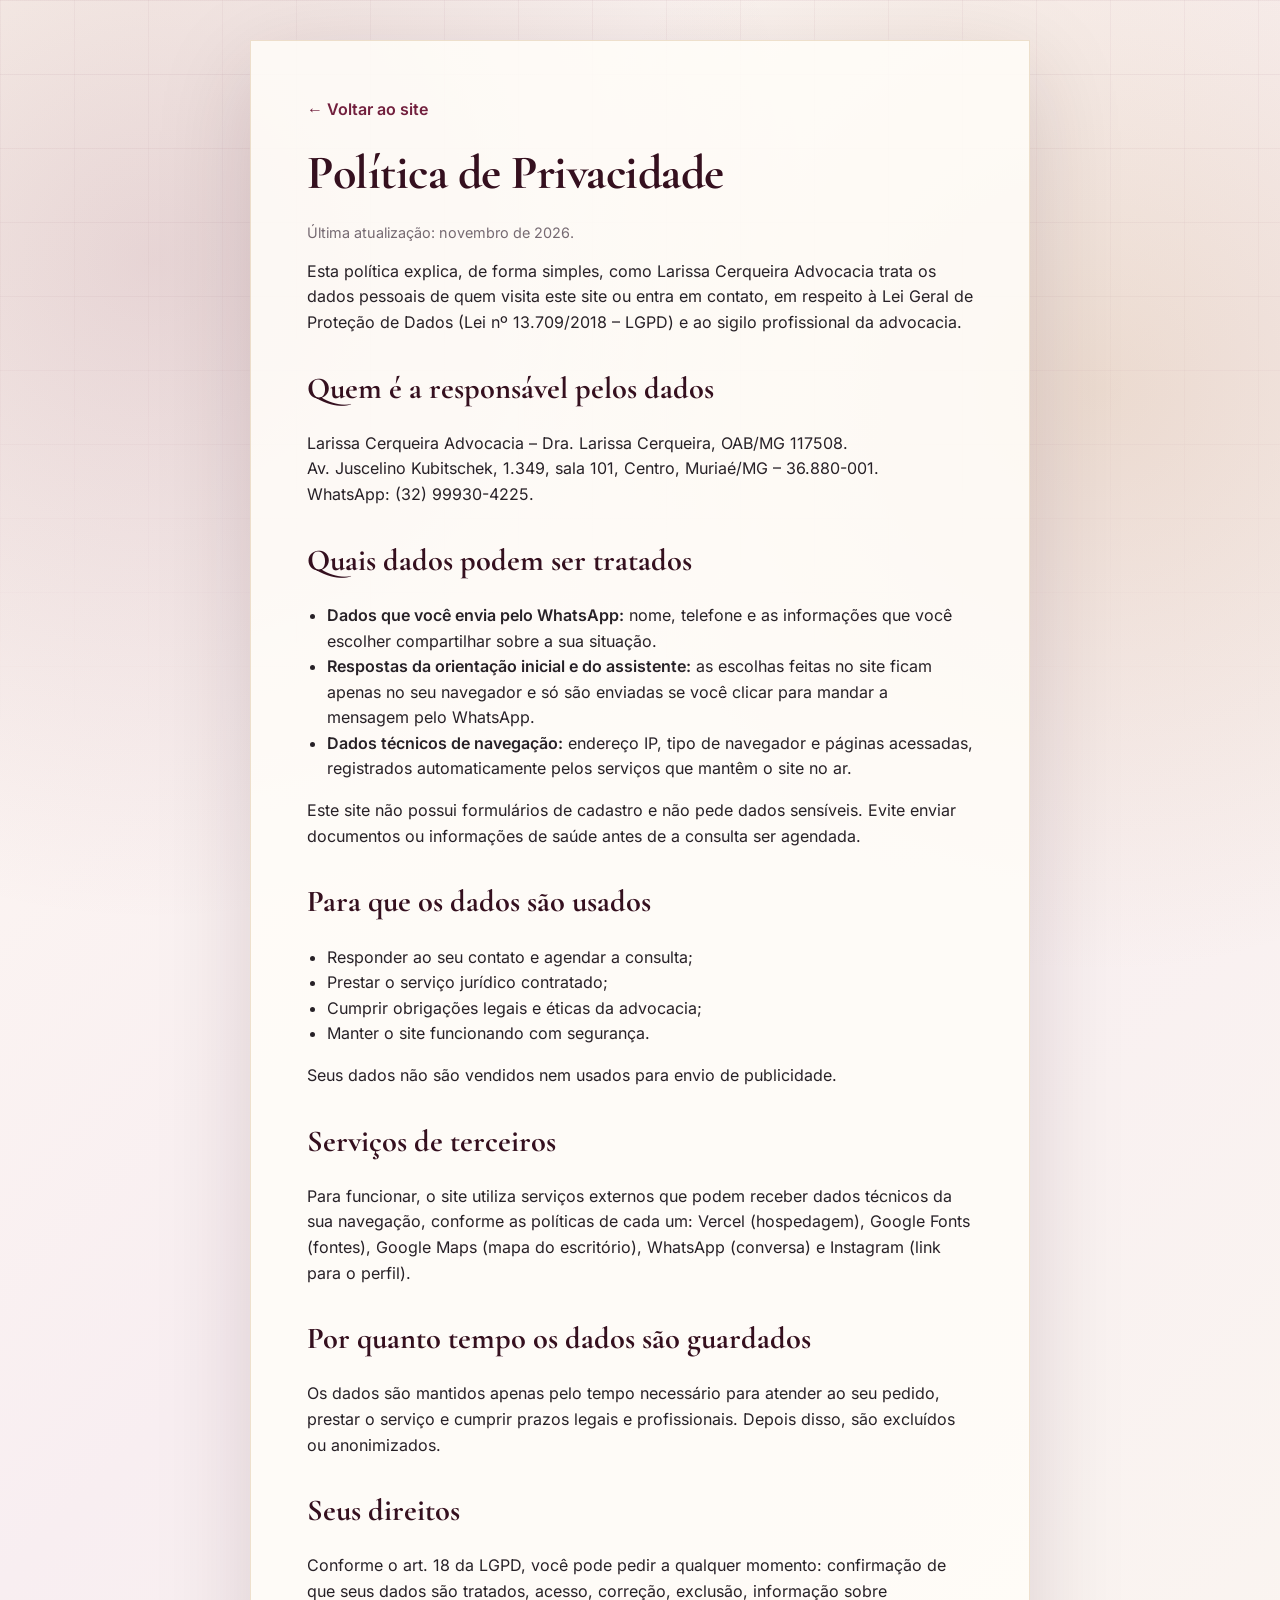
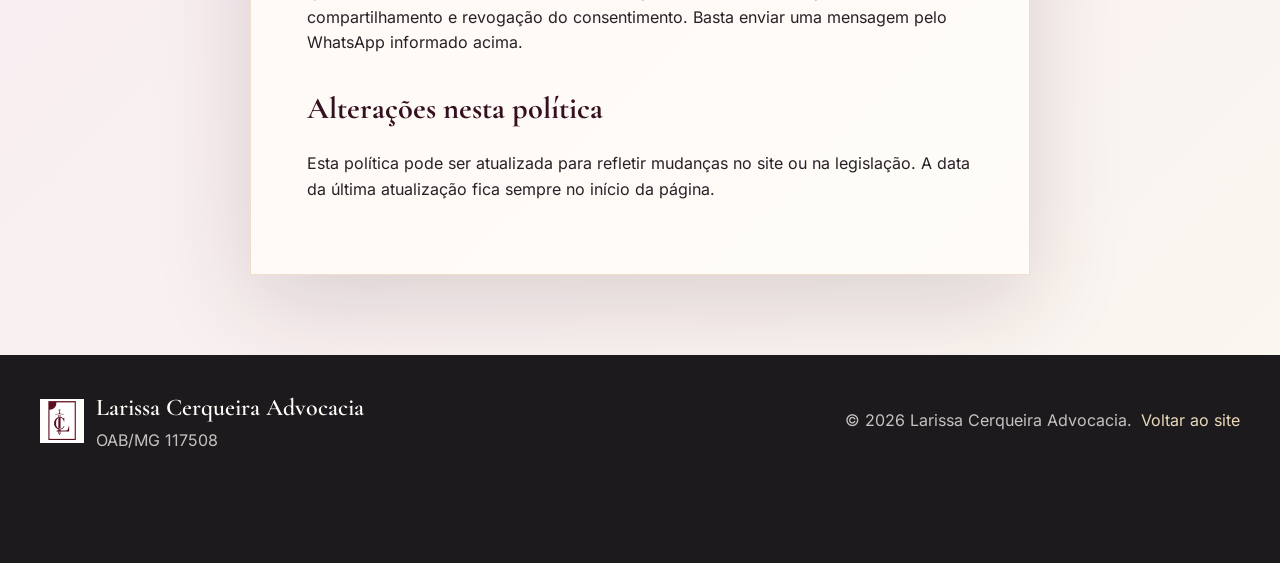
<file: politica-de-privacidade.html>
<!doctype html>
<html lang="pt-BR">
  <head>
    <meta charset="utf-8" />
    <meta name="viewport" content="width=device-width, initial-scale=1" />
    <title>Política de Privacidade | Larissa Cerqueira Advocacia</title>
    <meta
      name="description"
      content="Como Larissa Cerqueira Advocacia, em Muriaé/MG, trata dados pessoais de quem visita o site ou entra em contato, conforme a LGPD."
    />
    <meta name="robots" content="index, follow" />
    <meta name="theme-color" content="#5b1534" />
    <link rel="canonical" href="https://www.larissacerqueira.adv.br/politica-de-privacidade.html" />
    <link rel="icon" type="image/png" sizes="32x32" href="/favicon-32.png" />
    <link rel="apple-touch-icon" sizes="180x180" href="/apple-touch-icon.png" />
    <link rel="preload" href="/fonts/cormorant-garamond-latin.woff2" as="font" type="font/woff2" crossorigin />
    <link rel="preload" href="/fonts/inter-latin.woff2" as="font" type="font/woff2" crossorigin />
    <link rel="stylesheet" href="styles.css" />
    <style>
      .policy {
        width: min(780px, calc(100% - 32px));
        margin: 40px auto 80px;
        padding: clamp(24px, 5vw, 56px);
        border: 1px solid rgba(184, 138, 74, 0.24);
        background: rgba(255, 253, 248, 0.86);
        box-shadow: var(--shadow);
      }
      .policy h1 { font-size: clamp(2rem, 6vw, 3rem); }
      .policy h2 { margin-top: 36px; font-size: clamp(1.4rem, 4vw, 1.9rem); }
      .policy p, .policy li { color: var(--ink); }
      .policy ul { padding-left: 20px; }
      .policy .updated { color: var(--muted); font-size: 0.9rem; }
      .policy-back { display: inline-block; margin-bottom: 24px; color: var(--wine); font-weight: 600; }
    </style>
  </head>
  <body>
    <main class="policy">
      <a class="policy-back" href="/">← Voltar ao site</a>
      <h1>Política de Privacidade</h1>
      <p class="updated">Última atualização: novembro de 2026.</p>

      <p>
        Esta política explica, de forma simples, como Larissa Cerqueira
        Advocacia trata os dados pessoais de quem visita este site ou entra em
        contato, em respeito à Lei Geral de Proteção de Dados (Lei nº
        13.709/2018 – LGPD) e ao sigilo profissional da advocacia.
      </p>

      <h2>Quem é a responsável pelos dados</h2>
      <p>
        Larissa Cerqueira Advocacia – Dra. Larissa Cerqueira, OAB/MG 117508.<br />
        Av. Juscelino Kubitschek, 1.349, sala 101, Centro, Muriaé/MG – 36.880-001.<br />
        WhatsApp: (32) 99930-4225.
      </p>

      <h2>Quais dados podem ser tratados</h2>
      <ul>
        <li>
          <strong>Dados que você envia pelo WhatsApp:</strong> nome, telefone e
          as informações que você escolher compartilhar sobre a sua situação.
        </li>
        <li>
          <strong>Respostas da orientação inicial e do assistente:</strong> as
          escolhas feitas no site ficam apenas no seu navegador e só são
          enviadas se você clicar para mandar a mensagem pelo WhatsApp.
        </li>
        <li>
          <strong>Dados técnicos de navegação:</strong> endereço IP, tipo de
          navegador e páginas acessadas, registrados automaticamente pelos
          serviços que mantêm o site no ar.
        </li>
      </ul>
      <p>
        Este site não possui formulários de cadastro e não pede dados
        sensíveis. Evite enviar documentos ou informações de saúde antes de a
        consulta ser agendada.
      </p>

      <h2>Para que os dados são usados</h2>
      <ul>
        <li>Responder ao seu contato e agendar a consulta;</li>
        <li>Prestar o serviço jurídico contratado;</li>
        <li>Cumprir obrigações legais e éticas da advocacia;</li>
        <li>Manter o site funcionando com segurança.</li>
      </ul>
      <p>Seus dados não são vendidos nem usados para envio de publicidade.</p>

      <h2>Serviços de terceiros</h2>
      <p>
        Para funcionar, o site utiliza serviços externos que podem receber
        dados técnicos da sua navegação, conforme as políticas de cada um:
        Vercel (hospedagem), Google Fonts (fontes), Google Maps (mapa do
        escritório), WhatsApp (conversa) e Instagram (link para o perfil).
      </p>

      <h2>Por quanto tempo os dados são guardados</h2>
      <p>
        Os dados são mantidos apenas pelo tempo necessário para atender ao seu
        pedido, prestar o serviço e cumprir prazos legais e profissionais.
        Depois disso, são excluídos ou anonimizados.
      </p>

      <h2>Seus direitos</h2>
      <p>
        Conforme o art. 18 da LGPD, você pode pedir a qualquer momento:
        confirmação de que seus dados são tratados, acesso, correção,
        exclusão, informação sobre compartilhamento e revogação do
        consentimento. Basta enviar uma mensagem pelo WhatsApp informado
        acima.
      </p>

      <h2>Alterações nesta política</h2>
      <p>
        Esta política pode ser atualizada para refletir mudanças no site ou na
        legislação. A data da última atualização fica sempre no início da
        página.
      </p>
    </main>

    <footer class="footer">
      <div>
        <img src="logo-larissa.webp" alt="" aria-hidden="true" width="280" height="334" loading="lazy" decoding="async" />
        <strong>Larissa Cerqueira Advocacia</strong>
        <span>OAB/MG 117508</span>
      </div>
      <p>© 2026 Larissa Cerqueira Advocacia. <a href="/">Voltar ao site</a></p>
    </footer>
  </body>
</html>
</file>
<file: styles.css>
@font-face {
  font-family: "Cormorant Garamond";
  font-style: normal;
  font-weight: 600;
  font-display: swap;
  src: url("/fonts/cormorant-garamond-latin.woff2") format("woff2");
}

@font-face {
  font-family: "Cormorant Garamond";
  font-style: normal;
  font-weight: 700;
  font-display: swap;
  src: url("/fonts/cormorant-garamond-latin.woff2") format("woff2");
}

@font-face {
  font-family: "Inter";
  font-style: normal;
  font-weight: 400;
  font-display: swap;
  src: url("/fonts/inter-latin.woff2") format("woff2");
}

@font-face {
  font-family: "Inter";
  font-style: normal;
  font-weight: 600;
  font-display: swap;
  src: url("/fonts/inter-latin.woff2") format("woff2");
}

:root {
  --wine: #711f3d;
  --wine-deep: #35101f;
  --wine-dark: #210913;
  --gold: #b88a4a;
  --gold-soft: #ead8b8;
  --graphite: #1d1a1e;
  --ink: #272127;
  --muted: #766a72;
  --paper: #fbf7f0;
  --ivory: #fffdf8;
  --rose: #f3dce4;
  --line: rgba(113, 31, 61, 0.16);
  --shadow: 0 28px 90px rgba(48, 14, 29, 0.15);
  --serif: "Cormorant Garamond", Georgia, serif;
  --sans: "Inter", Arial, sans-serif;
}

* {
  box-sizing: border-box;
}

html {
  scroll-behavior: smooth;
}

body {
  margin: 0;
  color: var(--ink);
  background:
    radial-gradient(circle at 12% 12%, rgba(113, 31, 61, 0.16), transparent 30%),
    radial-gradient(circle at 86% 18%, rgba(184, 138, 74, 0.2), transparent 28%),
    linear-gradient(135deg, #fffaf2 0%, #f8eef1 46%, #fbf7f0 100%);
  font-family: var(--sans);
  line-height: 1.6;
  overflow-x: hidden;
}

body::before {
  content: "";
  position: fixed;
  inset: 0;
  z-index: -4;
  background-image:
    linear-gradient(rgba(113, 31, 61, 0.055) 1px, transparent 1px),
    linear-gradient(90deg, rgba(113, 31, 61, 0.04) 1px, transparent 1px);
  background-size: 74px 74px;
  mask-image: linear-gradient(to bottom, black 0%, transparent 84%);
}

a,
button {
  color: inherit;
  font: inherit;
}

a {
  text-decoration: none;
}

button {
  cursor: pointer;
}

.ambient {
  position: fixed;
  inset: 0;
  z-index: -3;
  overflow: hidden;
  pointer-events: none;
}

.ambient span {
  position: absolute;
  width: 28vw;
  height: 28vw;
  min-width: 300px;
  min-height: 300px;
  border-radius: 999px;
  filter: blur(42px);
  opacity: 0.22;
  will-change: transform;
  animation: drift 32s ease-in-out infinite alternate;
}

.ambient span:nth-child(1) {
  left: -12%;
  top: -8%;
  background: rgba(113, 31, 61, 0.62);
}

.ambient span:nth-child(2) {
  right: -12%;
  top: 22%;
  background: rgba(184, 138, 74, 0.52);
  animation-delay: -5s;
}

.ambient span:nth-child(3) {
  left: 25%;
  bottom: -18%;
  background: rgba(53, 16, 31, 0.34);
  animation-delay: -9s;
}

.ambient span:nth-child(4) {
  right: 22%;
  bottom: 5%;
  background: rgba(243, 220, 228, 0.62);
  animation-delay: -13s;
}

@keyframes drift {
  from {
    transform: translate3d(0, 0, 0) scale(1);
  }

  to {
    transform: translate3d(5vw, -5vh, 0) scale(1.16);
  }
}

.site-header {
  position: sticky;
  top: 0;
  z-index: 30;
  display: flex;
  align-items: center;
  justify-content: space-between;
  gap: 22px;
  width: min(1200px, calc(100% - 34px));
  margin: 16px auto 0;
  padding: 13px 15px;
  border: 1px solid rgba(255, 255, 255, 0.62);
  background: rgba(255, 253, 248, 0.76);
  backdrop-filter: blur(10px);
  box-shadow: 0 18px 46px rgba(53, 16, 31, 0.08);
}

.brand {
  display: flex;
  align-items: center;
  gap: 12px;
  line-height: 1.15;
}

.brand img {
  width: 48px;
  height: 48px;
  object-fit: contain;
  border: 1px solid rgba(113, 31, 61, 0.12);
  background: var(--ivory);
}

.brand-text {
  display: grid;
}

.brand strong {
  color: var(--wine-deep);
  font-family: var(--serif);
  font-size: 1.28rem;
}

.brand span {
  color: var(--muted);
  font-size: 0.75rem;
  font-weight: 600;
  letter-spacing: 0.08em;
  text-transform: uppercase;
}

.nav {
  display: flex;
  gap: 24px;
  color: #65575f;
  font-size: 0.92rem;
  font-weight: 600;
}

.nav a {
  transition: color 180ms ease;
}

.nav a:hover {
  color: var(--wine);
}

.header-action,
.btn {
  display: inline-flex;
  align-items: center;
  justify-content: center;
  min-height: 50px;
  border: 0;
  border-radius: 999px;
  font-weight: 600;
  transition: transform 180ms ease, box-shadow 180ms ease;
}

.header-action {
  min-height: 42px;
  padding: 0 18px;
  color: var(--ivory);
  background: var(--wine);
}

.btn {
  padding: 0 24px;
}

.btn:hover,
.header-action:hover {
  transform: translateY(-2px);
}

.btn.primary {
  color: var(--ivory);
  background: linear-gradient(135deg, var(--wine), var(--wine-deep));
  box-shadow: 0 18px 48px rgba(113, 31, 61, 0.26);
}

.btn.secondary {
  color: var(--wine);
  border: 1px solid rgba(113, 31, 61, 0.2);
  background: rgba(255, 253, 248, 0.74);
}

.hero {
  display: grid;
  grid-template-columns: minmax(0, 1fr) minmax(340px, 0.82fr);
  gap: 64px;
  align-items: center;
  width: min(1200px, calc(100% - 34px));
  min-height: calc(100vh - 82px);
  margin: 0 auto;
  padding: 74px 0 50px;
}

.hero-copy {
  max-width: 660px;
}

.eyebrow {
  margin: 0 0 15px;
  color: var(--gold);
  font-size: 0.78rem;
  font-weight: 600;
  letter-spacing: 0.18em;
  text-transform: uppercase;
}

h1,
h2,
h3,
p {
  margin-top: 0;
}

h1,
h2,
h3 {
  color: var(--wine-deep);
  font-family: var(--serif);
  line-height: 1;
  text-wrap: balance;
}

h1 {
  max-width: 660px;
  margin-bottom: 22px;
  font-size: clamp(2.25rem, 3.75vw, 4.25rem);
}

h2 {
  max-width: 660px;
  font-size: clamp(1.85rem, 3vw, 3.25rem);
}

h3 {
  font-size: clamp(1.45rem, 2vw, 2.05rem);
}

.hero-text {
  max-width: 560px;
  color: #5b5057;
  font-size: clamp(1rem, 1.5vw, 1.16rem);
}

.hero-actions,
.contact-actions {
  display: flex;
  flex-wrap: wrap;
  gap: 14px;
  margin-top: 32px;
}

.identity-panel {
  position: relative;
  min-width: 0;
}

.photo-placeholder {
  position: relative;
  z-index: 2;
  display: grid;
  place-items: center;
  width: min(78vw, 360px);
  aspect-ratio: 4 / 5;
  border: 1px dashed rgba(113, 31, 61, 0.52);
  background:
    linear-gradient(135deg, rgba(113, 31, 61, 0.12), rgba(184, 138, 74, 0.14)),
    repeating-linear-gradient(135deg, rgba(255, 255, 255, 0.46) 0 12px, rgba(255, 255, 255, 0.12) 12px 24px);
  box-shadow: var(--shadow);
  color: var(--wine);
  font-size: 0.88rem;
  font-weight: 600;
  letter-spacing: 0.12em;
  text-align: center;
}

.photo-placeholder span {
  width: min(78%, 250px);
  padding: 17px;
  border: 1px solid rgba(255, 255, 255, 0.72);
  background: rgba(255, 253, 248, 0.78);
}

.portrait-image,
.social-photo,
.contact-image {
  position: relative;
  z-index: 2;
  margin: 0;
  overflow: hidden;
  border: 1px solid rgba(184, 138, 74, 0.36);
  background: rgba(255, 253, 248, 0.72);
  box-shadow: var(--shadow);
}

.portrait-image img,
.social-photo img,
.contact-image img {
  display: block;
  width: 100%;
  height: 100%;
}

.contact-image {
  width: 100%;
  min-height: 420px;
}

.contact-image img {
  object-fit: cover;
  object-position: center 18%;
  background: var(--ivory);
}

/* ---------- Hero orbit ----------
   Below 470px of available width the orbit falls back to a compact
   portrait with a scrollable row of topics. Above it, the whole wheel
   spins with CSS while each chip counter-rotates to stay upright. */
.icon-sprite {
  position: absolute;
  width: 0;
  height: 0;
  overflow: hidden;
}

.portrait-orbit {
  --chip-w: 160px;
  --chip-h: 44px;
  position: relative;
  display: grid;
  justify-items: center;
  gap: 18px;
  width: min(100%, 600px);
  margin: 0 auto;
  container: orbit / inline-size;
}

.orbit-halo,
.orbit-dashed,
.orbit-ring,
.orbit-satellite,
.orbit-control {
  display: none;
}

.orbit-wheel,
.orbit-slot,
.orbit-spin {
  display: contents;
}

/* Animations are always declared (paused) so the phase survives layout
   changes; the orbit layout below switches them to running. */
.orbit-dashed {
  animation: orbit-turn-back 120s linear infinite paused;
}

.orbit-wheel {
  animation: orbit-turn 80s linear infinite paused;
}

.orbit-spin {
  animation: orbit-counter 80s linear infinite paused;
}

.portrait-image {
  width: min(100%, 360px);
  aspect-ratio: 0.72;
  border-radius: 999px 999px 28px 28px;
  box-shadow:
    0 0 0 8px rgba(255, 253, 248, 0.55),
    0 0 0 9px rgba(184, 138, 74, 0.38),
    var(--shadow);
}

.portrait-image img {
  object-fit: cover;
  object-position: center 18%;
}

.orbit-topics {
  order: 1;
  display: flex;
  gap: 10px;
  width: 100%;
  min-width: 0;
  padding: 6px 3px 12px;
  overflow-x: auto;
  overscroll-behavior-x: contain;
  scroll-snap-type: x proximity;
  scrollbar-width: thin;
  scrollbar-color: var(--gold-soft) transparent;
}

.orbit-chip {
  display: inline-flex;
  flex: 0 0 auto;
  align-items: center;
  gap: 7px;
  min-height: var(--chip-h);
  padding: 0 14px;
  border: 1px solid rgba(184, 138, 74, 0.36);
  border-radius: 999px;
  color: var(--wine-deep);
  background: rgba(255, 253, 248, 0.97);
  box-shadow: 0 8px 24px rgba(53, 16, 31, 0.08);
  font-size: 0.84rem;
  font-weight: 600;
  line-height: 1.2;
  white-space: nowrap;
  scroll-snap-align: start;
  transition: background 220ms ease, color 220ms ease, border-color 220ms ease, transform 220ms ease;
}

.orbit-chip svg {
  flex: none;
  width: 16px;
  height: 16px;
  fill: none;
  stroke: var(--gold);
  stroke-width: 2;
  stroke-linecap: round;
  stroke-linejoin: round;
  transition: stroke 220ms ease;
}

.orbit-chip:hover,
.orbit-chip:focus-visible {
  border-color: var(--wine);
  color: var(--ivory);
  background: var(--wine);
}

.orbit-chip:hover svg,
.orbit-chip:focus-visible svg {
  stroke: var(--gold-soft);
}

.orbit-chip:focus-visible,
.orbit-control:focus-visible,
.map-node:focus-visible {
  outline: 3px solid var(--gold);
  outline-offset: 4px;
}


@container orbit (min-width: 470px) {
  /* Geometry: chip centres sit on a circle of radius --r; the capsule
     photo is sized so no chip can touch it at any angle. */
  .orbit-halo,
  .orbit-wheel,
  .orbit-dashed,
  .orbit-control,
  .portrait-image {
    --r: calc(50cqw - var(--chip-w) / 2 - 4px);
  }

  .orbit-halo {
    display: block;
    width: 100%;
    aspect-ratio: 1;
    background: radial-gradient(
      circle at 50% 50%,
      rgba(184, 138, 74, 0.3) 0,
      rgba(234, 216, 184, 0.22) 22%,
      rgba(184, 138, 74, 0.08) 34%,
      transparent 48%
    );
    pointer-events: none;
  }

  .orbit-dashed {
    display: block;
    position: absolute;
    left: 50%;
    top: 50%;
    width: calc(var(--r) * 2 + 60px);
    aspect-ratio: 1;
    border: 1px dashed rgba(184, 138, 74, 0.34);
    border-radius: 50%;
    translate: -50% -50%;
    pointer-events: none;
    animation-play-state: running;
  }

  .orbit-wheel {
    display: block;
    position: absolute;
    left: 50%;
    top: 50%;
    z-index: 3;
    width: 0;
    height: 0;
    animation-play-state: running;
  }

  .orbit-ring {
    display: block;
    position: absolute;
    left: calc(var(--r) * -1);
    top: calc(var(--r) * -1);
    width: calc(var(--r) * 2);
    height: calc(var(--r) * 2);
    border: 1px solid rgba(184, 138, 74, 0.4);
    border-radius: 50%;
    pointer-events: none;
  }

  .orbit-satellite {
    display: block;
    position: absolute;
    left: -5px;
    top: -5px;
    width: 10px;
    height: 10px;
    border-radius: 50%;
    background: var(--gold);
    box-shadow: 0 0 0 6px rgba(184, 138, 74, 0.16);
    transform: rotate(var(--a, 0deg)) translateX(var(--r));
  }

  .orbit-satellite + .orbit-satellite {
    --a: 180deg;
  }

  .orbit-topics {
    display: block;
    position: static;
    width: 0;
    padding: 0;
    overflow: visible;
  }

  .orbit-slot {
    display: block;
    position: absolute;
    left: 0;
    top: 0;
    transform:
      rotate(calc(var(--i) * 60deg - 90deg))
      translateX(var(--r))
      rotate(calc(90deg - var(--i) * 60deg));
  }

  .orbit-spin {
    display: block;
    position: absolute;
    left: 0;
    top: 0;
    animation-play-state: running;
  }

  .orbit-spin:has(.orbit-chip:hover, .orbit-chip:focus-visible) {
    z-index: 2;
    opacity: 1 !important;
  }

  .orbit-chip {
    position: absolute;
    left: 0;
    top: 0;
    transform: translate(-50%, -50%);
  }

  .orbit-chip:hover,
  .orbit-chip:focus-visible {
    transform: translate(-50%, -50%) scale(1.07);
  }

  .portrait-image {
    position: absolute;
    left: 50%;
    top: 50%;
    z-index: 2;
    width: calc(var(--r) * 2 - var(--chip-w) - 36px);
    height: calc(var(--r) * 2 - var(--chip-h) - 112px);
    aspect-ratio: auto;
    border-radius: 999px;
    translate: -50% -50%;
  }

  .orbit-control {
    display: grid;
    position: absolute;
    right: 0;
    bottom: 0;
    z-index: 5;
    place-items: center;
    width: 44px;
    height: 44px;
    padding: 0;
    border: 1px solid var(--line);
    border-radius: 50%;
    color: var(--wine);
    background: var(--ivory);
    transition: border-color 200ms ease;
  }

  .orbit-control:hover {
    border-color: var(--gold);
  }
}

.orbit-control svg[hidden] {
  display: none;
}

.portrait-orbit.is-paused :is(.orbit-wheel, .orbit-spin, .orbit-dashed),
.portrait-orbit.is-offscreen :is(.orbit-wheel, .orbit-spin, .orbit-dashed) {
  animation-play-state: paused !important;
}

@keyframes orbit-turn {
  to { rotate: 360deg; }
}

@keyframes orbit-turn-back {
  to { rotate: -360deg; }
}

@keyframes orbit-counter {
  to { rotate: -360deg; }
}


@media (prefers-reduced-motion: reduce) {
  .orbit-wheel,
  .orbit-spin,
  .orbit-dashed {
    animation: none !important;
  }

  .orbit-control {
    display: none !important;
  }
}

.quote-card {
  position: relative;
  max-width: 340px;
  margin: 22px auto 0;
  padding: 20px;
  color: var(--ivory);
  background: rgba(33, 9, 19, 0.92);
  box-shadow: 0 22px 68px rgba(33, 9, 19, 0.28);
}

.quote-card strong,
.quote-card span {
  display: block;
}

.quote-card strong {
  margin-bottom: 8px;
  font-family: var(--serif);
  font-size: 1.3rem;
  line-height: 1.2;
}

.quote-card span {
  color: rgba(255, 253, 248, 0.72);
}

.reach-section {
  display: grid;
  grid-template-columns: minmax(280px, 0.85fr) minmax(0, 1.15fr);
  gap: 28px;
  align-items: stretch;
  width: min(1200px, calc(100% - 34px));
  margin: 0 auto 72px;
  padding: 42px;
  border: 1px solid rgba(184, 138, 74, 0.24);
  background:
    radial-gradient(circle at 10% 18%, rgba(184, 138, 74, 0.16), transparent 32%),
    rgba(255, 253, 248, 0.72);
  box-shadow: var(--shadow);
}

.reach-copy {
  display: flex;
  flex-direction: column;
  justify-content: center;
}

.reach-copy p {
  max-width: 560px;
  color: var(--muted);
}

.reach-actions {
  display: flex;
  flex-wrap: wrap;
  gap: 12px;
  margin-top: 22px;
}

.reach-cards {
  display: grid;
  grid-template-columns: 1fr 1fr;
  gap: 12px;
}

.reach-cards article {
  min-height: 170px;
  padding: 22px;
  border: 1px solid rgba(113, 31, 61, 0.12);
  background: rgba(255, 253, 248, 0.72);
}

.reach-cards article span,
.lecture-tags span {
  display: inline-flex;
  margin-bottom: 12px;
  color: var(--gold);
  font-size: 0.76rem;
  font-weight: 600;
  letter-spacing: 0.12em;
  text-transform: uppercase;
}

.reach-cards article strong {
  display: block;
  color: var(--wine-deep);
  font-family: var(--serif);
  font-size: 1.55rem;
  line-height: 1.2;
}

.reach-cards article p {
  margin: 10px 0 0;
  color: var(--muted);
  font-size: 0.95rem;
}

.address-card {
  grid-column: span 2;
}

.address-card a {
  display: inline-flex;
  margin-top: 14px;
  color: var(--wine);
  font-weight: 600;
}

.compact-map {
  grid-column: span 2;
  min-height: 230px;
  overflow: hidden;
  border: 1px solid rgba(113, 31, 61, 0.14);
  background: var(--ivory);
}

.compact-map iframe {
  display: block;
  width: 100%;
  height: 100%;
  min-height: 230px;
  border: 0;
}

.lecture-section {
  display: grid;
  grid-template-columns: minmax(280px, 0.9fr) minmax(0, 1.1fr);
  gap: 46px;
  align-items: center;
  width: min(1200px, calc(100% - 34px));
  margin: 0 auto 78px;
  padding: 56px 0;
}

.lecture-carousel {
  position: relative;
  overflow: hidden;
  padding: 12px;
  border: 1px solid rgba(184, 138, 74, 0.28);
  background: rgba(255, 253, 248, 0.72);
  box-shadow: var(--shadow);
}

.lecture-slide {
  display: none;
  position: relative;
  min-height: 360px;
  aspect-ratio: 1 / 1;
  margin: 0;
  overflow: hidden;
  background: var(--wine-deep);
}

.lecture-slide.active {
  display: block;
}

.lecture-slide img {
  display: block;
  width: 100%;
  height: 100%;
  object-fit: cover;
}

.lecture-slide figcaption {
  position: absolute;
  right: 18px;
  bottom: 18px;
  left: 18px;
  padding: 12px 14px;
  background: rgba(53, 16, 31, 0.78);
  color: var(--ivory);
  font-size: 0.92rem;
  font-weight: 600;
  line-height: 1.35;
}

.carousel-controls {
  display: flex;
  align-items: center;
  justify-content: space-between;
  gap: 14px;
  margin-top: 14px;
}

.carousel-controls > button {
  display: grid;
  place-items: center;
  width: 42px;
  height: 42px;
  border: 1px solid rgba(113, 31, 61, 0.18);
  border-radius: 50%;
  background: var(--ivory);
  color: var(--wine-deep);
  font-size: 1.8rem;
  line-height: 1;
  cursor: pointer;
  transition: transform 0.18s ease, background 0.18s ease;
}

.carousel-controls > button:hover {
  transform: translateY(-2px);
  background: rgba(184, 138, 74, 0.14);
}

.carousel-dots {
  display: flex;
  align-items: center;
  justify-content: center;
  gap: 0;
}

.carousel-dots button {
  display: grid;
  place-items: center;
  width: 24px;
  height: 24px;
  padding: 0;
  border: 0;
  background: transparent;
  cursor: pointer;
}

.carousel-dots button::before {
  width: 9px;
  height: 9px;
  border-radius: 50%;
  background: rgba(113, 31, 61, 0.28);
  content: "";
}

.carousel-dots button.active {
  width: 32px;
}

.carousel-dots button.active::before {
  width: 26px;
  border-radius: 999px;
  background: var(--wine);
}

.lecture-copy p {
  max-width: 560px;
  color: var(--muted);
}

.lecture-tags {
  display: flex;
  flex-wrap: wrap;
  gap: 10px;
  margin: 24px 0 26px;
}

.lecture-tags span {
  margin: 0;
  padding: 9px 12px;
  border: 1px solid rgba(184, 138, 74, 0.24);
  border-radius: 999px;
  background: rgba(255, 253, 248, 0.76);
}

.diagnostic-shell {
  display: grid;
  grid-template-columns: minmax(280px, 0.72fr) minmax(0, 1.28fr);
  gap: 44px;
  align-items: start;
  width: min(1200px, calc(100% - 34px));
  margin: 0 auto;
  padding: 80px 0 70px;
}

.diagnostic-intro {
  position: sticky;
  top: 112px;
  max-width: 420px;
}

.diagnostic-intro p,
.map-copy p,
.social-copy p,
.contact-copy p {
  max-width: 560px;
  color: var(--muted);
  font-size: 1rem;
}

.game-board {
  position: relative;
  min-height: 560px;
  padding: 28px;
  border: 1px solid rgba(255, 255, 255, 0.66);
  background:
    linear-gradient(135deg, rgba(255, 253, 248, 0.82), rgba(255, 255, 255, 0.48)),
    rgba(255, 253, 248, 0.65);
  box-shadow: var(--shadow);
}

.progress-track {
  display: grid;
  grid-template-columns: 42px 1fr 42px 1fr 42px;
  align-items: center;
  gap: 10px;
  margin-bottom: 26px;
}

.progress-dot {
  display: grid;
  place-items: center;
  width: 42px;
  height: 42px;
  border: 1px solid rgba(113, 31, 61, 0.2);
  border-radius: 999px;
  color: var(--wine);
  background: var(--ivory);
  font-weight: 600;
}

.progress-dot.active {
  color: var(--ivory);
  background: var(--wine);
}

.progress-line {
  height: 1px;
  background: rgba(113, 31, 61, 0.18);
}

.question-card,
.result-card {
  display: none;
  min-height: 430px;
  padding: 34px;
  background:
    radial-gradient(circle at 100% 0%, rgba(184, 138, 74, 0.18), transparent 34%),
    var(--ivory);
}

.question-card h3,
.result-card h3 {
  max-width: 680px;
  margin-left: auto;
  margin-right: auto;
  text-align: center;
}

.question-card .step-label,
.result-card .step-label {
  display: table;
  margin-left: auto;
  margin-right: auto;
}

.question-card.active,
.result-card.active {
  display: block;
  animation: rise 280ms ease both;
}

@media (prefers-reduced-motion: reduce) {
  html {
    scroll-behavior: auto;
  }

  *,
  *::before,
  *::after {
    animation-duration: 0.001ms !important;
    animation-iteration-count: 1 !important;
    transition-duration: 0.001ms !important;
  }
}

@keyframes rise {
  from {
    opacity: 0;
    transform: translateY(12px);
  }

  to {
    opacity: 1;
    transform: translateY(0);
  }
}

.step-label {
  display: inline-block;
  margin-bottom: 18px;
  color: var(--gold);
  font-size: 0.78rem;
  font-weight: 600;
  letter-spacing: 0.14em;
  text-transform: uppercase;
}

.option-grid {
  display: grid;
  grid-template-columns: repeat(2, 1fr);
  gap: 13px;
  margin-top: 28px;
}

.option-grid.compact {
  grid-template-columns: 1fr;
}

.option-grid button {
  min-height: 96px;
  padding: 20px;
  border: 1px solid rgba(113, 31, 61, 0.13);
  background: rgba(251, 247, 240, 0.9);
  color: var(--wine-deep);
  text-align: center;
  font-weight: 600;
  line-height: 1.35;
  transition: transform 180ms ease, border 180ms ease, background 180ms ease;
}

.option-grid button:hover,
.option-grid button:focus-visible {
  outline: none;
  transform: translateY(-4px);
  border-color: rgba(184, 138, 74, 0.65);
  background: #fff8ea;
}

.result-card p {
  max-width: 620px;
  margin-left: auto;
  margin-right: auto;
  color: var(--muted);
  font-size: 1rem;
  text-align: center;
}

.result-tags {
  display: flex;
  justify-content: center;
  flex-wrap: wrap;
  gap: 10px;
  margin-top: 22px;
}

.result-card .hero-actions {
  justify-content: center;
}

.result-tags span {
  padding: 10px 12px;
  border-radius: 999px;
  color: var(--wine);
  background: rgba(113, 31, 61, 0.08);
  font-size: 0.9rem;
  font-weight: 600;
}

.map-section {
  display: grid;
  grid-template-columns: minmax(280px, 0.72fr) minmax(0, 1.28fr);
  gap: 50px;
  align-items: center;
  width: min(1200px, calc(100% - 34px));
  margin: 0 auto;
  padding: 88px 0;
}

.map-copy {
  max-width: 430px;
}

.legal-map {
  position: relative;
  display: grid;
  grid-template-columns: repeat(2, minmax(0, 1fr));
  gap: 12px;
  min-width: 0;
  padding: 18px;
  border: 1px solid rgba(113, 31, 61, 0.12);
  background:
    radial-gradient(circle at 50% 50%, rgba(113, 31, 61, 0.08), transparent 38%),
    rgba(255, 253, 248, 0.62);
  box-shadow: var(--shadow);
}

.legal-map::before {
  display: none;
  content: "";
  position: absolute;
  left: 50%;
  top: 50%;
  width: var(--map-ring-width);
  height: var(--map-ring-height);
  border: 1px solid rgba(184, 138, 74, 0.26);
  border-radius: 999px;
  transform: translate(-50%, -50%);
  pointer-events: none;
}

.map-node {
  z-index: 2;
  display: grid;
  place-items: center;
  min-width: 0;
  min-height: 68px;
  padding: 12px;
  border: 1px solid rgba(113, 31, 61, 0.18);
  border-radius: 6px;
  color: var(--wine-deep);
  background: rgba(255, 253, 248, 0.9);
  box-shadow: 0 8px 24px rgba(53, 16, 31, 0.07);
  font-size: 0.9375rem;
  font-weight: 600;
  line-height: 1.25;
  text-align: center;
  transition: transform 180ms ease, background 180ms ease, color 180ms ease;
}

.map-node:hover,
.map-node.active {
  color: var(--ivory);
  background: var(--wine);
}

.legal-map.is-radial {
  display: block;
  height: var(--map-height);
  padding: 0;
}

.legal-map.is-radial::before {
  display: block;
}

.legal-map.is-radial .map-node {
  position: absolute;
  left: var(--node-x);
  top: var(--node-y);
  width: 108px;
  height: 108px;
  min-height: 0;
  padding: 8px;
  border-radius: 50%;
  font-size: 0.875rem;
  transform: translate(-50%, -50%);
}

.map-node span {
  min-width: 0;
  max-width: 100%;
}

.legal-map.is-radial .map-node:hover,
.legal-map.is-radial .map-node.active {
  transform: translate(-50%, -50%) scale(1.04);
}

.map-result {
  grid-column: 1 / -1;
  order: -1;
  z-index: 3;
  display: grid;
  align-items: center;
  min-width: 0;
  min-height: var(--map-card-height, 300px);
  padding: 26px;
  color: var(--ivory);
  background: rgba(33, 9, 19, 0.94);
  box-shadow: 0 22px 70px rgba(33, 9, 19, 0.26);
}

.legal-map.is-radial .map-result {
  position: absolute;
  left: 50%;
  top: 50%;
  width: var(--map-card-width);
  transform: translate(-50%, -50%);
}

.map-result-content {
  min-width: 0;
}

.map-result span {
  display: block;
  color: var(--gold-soft);
  font-size: 0.78rem;
  font-weight: 600;
  letter-spacing: 0;
  text-transform: uppercase;
  text-align: center;
}

.map-result h3 {
  margin: 14px 0;
  color: var(--ivory);
  font-size: 1.65rem;
  line-height: 1.2;
  text-align: center;
}

.map-result p {
  margin-bottom: 0;
  color: rgba(255, 253, 248, 0.74);
  text-align: center;
  font-size: 0.9375rem;
}

.story-section {
  display: grid;
  grid-template-columns: 1fr 1.18fr 1fr;
  gap: 18px;
  align-items: end;
  width: min(1200px, calc(100% - 34px));
  margin: 0 auto;
  padding: 40px 0 90px;
}

.story-card {
  min-height: 280px;
  padding: 30px;
  border: 1px solid rgba(113, 31, 61, 0.13);
  background: rgba(255, 253, 248, 0.7);
  box-shadow: 0 20px 60px rgba(53, 16, 31, 0.06);
  text-align: center;
}

.story-card.tall {
  min-height: 390px;
  color: var(--ivory);
  background: linear-gradient(145deg, var(--wine), var(--wine-deep));
}

.story-card span {
  color: var(--gold);
  font-weight: 600;
}

.story-card.tall h3,
.story-card.tall p {
  color: var(--ivory);
}

.story-card p {
  color: var(--muted);
}

.social-section {
  display: grid;
  grid-template-columns: minmax(220px, 0.46fr) minmax(300px, 0.72fr) minmax(430px, 1.2fr);
  gap: 34px;
  align-items: center;
  width: min(1200px, calc(100% - 34px));
  margin: 0 auto;
  padding: 58px;
  background:
    linear-gradient(135deg, rgba(53, 16, 31, 0.97), rgba(113, 31, 61, 0.94)),
    var(--wine-deep);
  box-shadow: var(--shadow);
}

.social-copy {
  max-width: 520px;
}

.social-photo {
  width: 100%;
  max-width: 290px;
  justify-self: center;
  aspect-ratio: 0.72;
  border-color: rgba(234, 216, 184, 0.22);
  box-shadow: 0 24px 74px rgba(33, 9, 19, 0.28);
}

.social-photo img {
  object-fit: cover;
  object-position: center 16%;
}

.social-section h2 {
  color: var(--ivory);
}

.social-copy p {
  color: rgba(255, 253, 248, 0.72);
}

.social-list {
  display: grid;
  grid-template-columns: 1fr 1fr;
  gap: 16px;
}

.social-list article {
  min-height: 200px;
  padding: 24px 28px;
  border: 1px solid rgba(234, 216, 184, 0.18);
  background: rgba(255, 255, 255, 0.06);
  color: var(--ivory);
  text-align: center;
  transition: transform 180ms ease, background 180ms ease;
}

.social-list article:hover {
  transform: translateY(-5px);
  background: rgba(255, 255, 255, 0.1);
}

.social-list strong,
.social-list span {
  display: block;
}

.social-list strong {
  margin-bottom: 10px;
  color: var(--gold-soft);
  font-family: var(--serif);
  font-size: 1.28rem;
  line-height: 1.2;
}

.social-list span {
  color: rgba(255, 253, 248, 0.72);
  font-size: 1rem;
  line-height: 1.5;
}

.content-lab {
  display: grid;
  grid-template-columns: minmax(280px, 0.78fr) minmax(0, 1.22fr);
  gap: 48px;
  align-items: start;
  width: min(1200px, calc(100% - 34px));
  margin: 0 auto;
  padding: 95px 0;
}

.content-lab > div:first-child {
  max-width: 450px;
}

.content-lab > div:first-child p {
  color: var(--muted);
}

.answer-strip {
  display: grid;
  gap: 12px;
}

.answer-strip details {
  border: 1px solid rgba(113, 31, 61, 0.12);
  background: rgba(255, 253, 248, 0.72);
  color: var(--wine-deep);
  transition: transform 180ms ease, border-color 180ms ease;
}

.answer-strip details:hover,
.answer-strip details[open] {
  transform: translateX(8px);
  border-color: rgba(113, 31, 61, 0.28);
}

.answer-strip summary {
  display: flex;
  align-items: center;
  min-height: 78px;
  padding: 0 24px;
  color: var(--wine-deep);
  font-family: var(--serif);
  font-size: 1.32rem;
  font-weight: 700;
  line-height: 1.2;
  cursor: pointer;
  list-style: none;
}

.answer-strip summary::-webkit-details-marker {
  display: none;
}

.answer-strip summary::after {
  content: "+";
  margin-left: auto;
  color: var(--gold);
  font-family: var(--sans);
  font-size: 1.4rem;
  font-weight: 600;
}

.answer-strip details[open] summary::after {
  content: "−";
}

.answer-strip details p {
  margin: -6px 24px 18px;
  color: var(--muted);
}

.answer-strip details a {
  display: inline-flex;
  align-items: center;
  min-height: 42px;
  margin: 0 24px 24px;
  padding: 0 18px;
  border-radius: 999px;
  color: var(--ivory);
  background: var(--wine);
  font-size: 0.92rem;
  font-weight: 600;
}

.contact {
  display: grid;
  grid-template-columns: minmax(280px, 0.72fr) minmax(0, 1.28fr);
  gap: 46px;
  align-items: center;
  width: min(1200px, calc(100% - 34px));
  margin: 0 auto 94px;
  padding: 46px;
  border: 1px solid rgba(184, 138, 74, 0.24);
  background: rgba(255, 253, 248, 0.76);
  box-shadow: var(--shadow);
}

.photo-placeholder.small {
  width: 100%;
  min-height: 420px;
}

.contact-copy h2 {
  max-width: 680px;
}

.contact-copy p {
  max-width: 620px;
}

address {
  margin-top: 30px;
  color: var(--muted);
  font-style: normal;
}

.footer {
  display: flex;
  align-items: center;
  justify-content: space-between;
  gap: 24px;
  padding: 34px max(18px, calc((100vw - 1200px) / 2));
  color: rgba(255, 253, 248, 0.74);
  background: var(--graphite);
}

.footer div,
.footer strong,
.footer span {
  display: grid;
}

.footer div {
  grid-template-columns: 44px auto;
  column-gap: 12px;
  align-items: center;
}

.footer div img {
  grid-row: span 2;
  width: 44px;
  height: 44px;
  object-fit: contain;
  background: var(--ivory);
}

.footer strong {
  color: var(--ivory);
  font-family: var(--serif);
  font-size: 1.5rem;
}

.footer p {
  max-width: 530px;
  margin-bottom: 0;
  text-align: right;
}

.chat-widget {
  position: fixed;
  right: 22px;
  bottom: 22px;
  z-index: 60;
  font-family: var(--sans);
}

.chat-toggle {
  display: inline-flex;
  align-items: center;
  justify-content: center;
  min-height: 56px;
  padding: 0 22px;
  border: 0;
  border-radius: 999px;
  color: var(--ivory);
  background: linear-gradient(135deg, var(--wine), var(--wine-deep));
  box-shadow: 0 18px 46px rgba(53, 16, 31, 0.28);
  font-weight: 600;
}

.chat-toggle::before {
  content: "";
  width: 10px;
  height: 10px;
  margin-right: 10px;
  border-radius: 999px;
  background: var(--gold-soft);
  box-shadow: 0 0 0 6px rgba(234, 216, 184, 0.18);
}

.chat-panel {
  position: absolute;
  right: 0;
  bottom: 72px;
  width: min(360px, calc(100vw - 28px));
  overflow: hidden;
  border: 1px solid rgba(184, 138, 74, 0.28);
  background: rgba(255, 253, 248, 0.97);
  box-shadow: 0 28px 88px rgba(33, 9, 19, 0.24);
}

.chat-head {
  display: flex;
  align-items: flex-start;
  justify-content: space-between;
  gap: 12px;
  padding: 18px;
  color: var(--ivory);
  background: linear-gradient(135deg, var(--wine-deep), var(--wine));
}

.chat-head strong,
.chat-head span {
  display: block;
}

.chat-head strong {
  font-family: var(--serif);
  font-size: 1.3rem;
  line-height: 1.05;
}

.chat-head span {
  margin-top: 4px;
  color: rgba(255, 253, 248, 0.72);
  font-size: 0.85rem;
}

.chat-head button {
  width: 32px;
  height: 32px;
  border: 1px solid rgba(255, 255, 255, 0.18);
  border-radius: 999px;
  color: var(--ivory);
  background: rgba(255, 255, 255, 0.08);
  font-size: 1.3rem;
  line-height: 1;
}

.chat-body {
  display: grid;
  gap: 14px;
  padding: 18px;
}

.chat-message {
  padding: 14px;
  border-radius: 14px;
  line-height: 1.45;
  font-size: 0.94rem;
}

.chat-message.bot {
  color: var(--wine-deep);
  background: rgba(113, 31, 61, 0.08);
}

.chat-options {
  display: grid;
  gap: 10px;
}

.chat-options button,
.chat-options a {
  display: flex;
  align-items: center;
  justify-content: center;
  min-height: 46px;
  padding: 10px 14px;
  border: 1px solid rgba(113, 31, 61, 0.14);
  border-radius: 999px;
  color: var(--wine-deep);
  background: var(--ivory);
  font-weight: 600;
  text-align: center;
}

.chat-options a.primary {
  color: var(--ivory);
  background: linear-gradient(135deg, var(--wine), var(--wine-deep));
  box-shadow: 0 14px 34px rgba(113, 31, 61, 0.2);
}

@media (min-width: 1041px) and (max-width: 1180px) {
  .social-section {
    grid-template-columns: minmax(160px, 0.46fr) minmax(240px, 0.72fr) minmax(360px, 1.2fr);
    gap: 24px;
    padding: 34px;
  }
}

@media (max-width: 1040px) {
  .nav {
    display: none;
  }

  .hero,
  .reach-section,
  .lecture-section,
  .diagnostic-shell,
  .map-section,
  .content-lab,
  .contact {
    grid-template-columns: 1fr;
  }

  .social-section {
    grid-template-columns: minmax(240px, 0.65fr) minmax(0, 1fr);
  }

  .social-photo {
    grid-row: auto;
  }

  .social-list {
    grid-column: 1 / -1;
    grid-template-columns: repeat(4, minmax(0, 1fr));
  }

  .social-list article {
    min-height: 180px;
  }

  .hero {
    min-height: auto;
    padding-top: 58px;
  }

  .hero-copy,
  .diagnostic-intro,
  .map-copy,
  .social-copy,
  .content-lab > div:first-child {
    max-width: 760px;
  }

  .diagnostic-intro {
    position: static;
  }

  .identity-panel {
    min-height: auto;
  }

  .story-section {
    grid-template-columns: 1fr;
  }

  .story-card,
  .story-card.tall {
    min-height: 240px;
  }
}

@media (max-width: 720px) {
  .site-header,
  .hero,
  .reach-section,
  .lecture-section,
  .diagnostic-shell,
  .map-section,
  .story-section,
  .social-section,
  .content-lab,
  .contact {
    width: calc(100% - 24px);
  }

  .brand strong {
    font-size: 1rem;
  }

  .brand span {
    font-size: 0.66rem;
  }

  .header-action {
    padding: 0 13px;
    font-size: 0.86rem;
  }


  .hero-actions,
  .contact-actions {
    display: grid;
  }

  .btn {
    width: 100%;
  }

  .quote-card {
    position: relative;
    max-width: none;
    margin-top: 18px;
    right: auto;
    bottom: auto;
  }

  .game-board,
  .question-card,
  .result-card,
  .social-section,
  .reach-section,
  .contact {
    padding: 22px;
  }

  .compact-map,
  .compact-map iframe {
    min-height: 260px;
  }

  .reach-cards {
    grid-template-columns: 1fr;
  }

  .address-card,
  .compact-map {
    grid-column: auto;
  }

  .lecture-section {
    padding: 28px 0 58px;
  }

  .lecture-slide {
    min-height: 300px;
  }

  .lecture-slide figcaption {
    right: 12px;
    bottom: 12px;
    left: 12px;
    font-size: 0.84rem;
  }

  .question-card,
  .result-card {
    min-height: auto;
  }

  .option-grid,
  .social-list {
    grid-template-columns: 1fr;
  }

  .social-section {
    grid-template-columns: 1fr;
  }

  .social-photo {
    grid-row: auto;
    max-width: 420px;
    margin: 0 auto;
  }

  .map-result h3 {
    font-size: 1.55rem;
  }

  .footer {
    display: grid;
  }

  .footer p {
    text-align: left;
  }

  .chat-widget {
    right: 14px;
    bottom: 14px;
  }

  .chat-toggle {
    min-height: 50px;
    padding: 0 16px;
  }
}

.reach-copy .fee-note,
.contact-copy .fee-note {
  max-width: 560px;
  margin: 18px 0 0;
  padding-left: 14px;
  border-left: 2px solid var(--gold);
  color: var(--muted);
  font-size: 0.86rem;
  line-height: 1.55;
}

.result-card p.result-next {
  margin-top: 22px;
  color: var(--ink);
}

.result-card p.result-disclaimer {
  margin-top: 10px;
  margin-bottom: 0;
  font-size: 0.82rem;
}

.footer p a {
  display: inline-block;
  margin-left: 4px;
  color: var(--gold-soft);
  text-underline-offset: 3px;
}

.social-copy p strong {
  color: var(--gold-soft);
  font-weight: 600;
}

@media (max-width: 720px) {
  .footer {
    padding-bottom: 96px;
  }
}

strong,
b {
  font-weight: 600;
}

h1,
h2,
h3 {
  font-weight: 700;
}

/* ---------- Round of improvements: layout, mobile and motion ---------- */

/* Desktop: give the orbit an equal column and breathe between sections. */
@media (min-width: 1041px) {
  .hero {
    grid-template-columns: minmax(0, 1fr) minmax(0, 1fr);
    gap: 48px;
  }
}

h2 {
  max-width: 720px;
}

@media (min-width: 1041px) {
  .reach-section {
    margin-bottom: 120px;
  }

  .lecture-section {
    margin-bottom: 0;
    padding: 110px 0;
  }

  .diagnostic-shell {
    padding: 130px 0 120px;
  }

  .map-section {
    padding: 120px 0;
  }

  .story-section {
    padding: 40px 0 130px;
  }

  .content-lab {
    padding: 130px 0;
  }

  .contact {
    margin-top: 120px;
    margin-bottom: 130px;
  }
}

/* Alternating full-bleed bands without changing each section's grid. */
.lecture-section,
.content-lab {
  box-shadow: 0 0 0 100vmax rgba(255, 253, 248, 0.62);
  clip-path: inset(0 -100vmax);
}

.social-section {
  padding-top: 96px;
  padding-bottom: 96px;
  background:
    radial-gradient(circle at 12% 18%, rgba(184, 138, 74, 0.16), transparent 34%),
    var(--wine-deep);
  box-shadow: 0 0 0 100vmax var(--wine-deep);
  clip-path: inset(0 -100vmax);
}

.social-section .eyebrow {
  color: var(--gold-soft);
}

/* Buttons: soft gold glow on hover. */
.header-action,
.btn {
  transition: transform 200ms ease, box-shadow 200ms ease, background-color 200ms ease;
}

.btn:hover,
.btn:focus-visible,
.header-action:hover,
.header-action:focus-visible {
  box-shadow:
    0 0 0 1px rgba(184, 138, 74, 0.55),
    0 10px 30px rgba(184, 138, 74, 0.34);
}

.btn.primary:hover,
.btn.primary:focus-visible {
  box-shadow:
    0 0 0 1px rgba(234, 216, 184, 0.6),
    0 14px 40px rgba(184, 138, 74, 0.42);
}

/* Scroll reveal (classes are added by JS only when motion is allowed). */
.reveal {
  opacity: 0;
  translate: 0 16px;
  transition: opacity 700ms ease, translate 700ms ease;
}

.reveal.is-visible {
  opacity: 1;
  translate: 0 0;
}

/* Touch targets of at least 44x44px. */
.carousel-controls > button {
  width: 44px;
  height: 44px;
}

.carousel-dots button {
  width: 44px;
  height: 44px;
}

.carousel-dots button.active {
  width: 52px;
}

.address-card a {
  align-items: center;
  min-height: 44px;
  margin-top: 6px;
}

.footer p a {
  display: inline-flex;
  align-items: center;
  min-height: 44px;
}

/* Chat toggle with icon. */
.chat-toggle {
  gap: 10px;
  transition: opacity 240ms ease, translate 240ms ease, box-shadow 200ms ease;
}

.chat-toggle::before {
  display: none;
}

.chat-toggle svg {
  width: 20px;
  height: 20px;
  fill: none;
  stroke: var(--gold-soft);
  stroke-width: 2;
  stroke-linecap: round;
  stroke-linejoin: round;
}

.chat-widget.is-tucked .chat-toggle {
  opacity: 0;
  translate: 0 14px;
  pointer-events: none;
}

@media (max-width: 720px) {
  .brand-suffix {
    display: none;
  }

  .brand strong {
    font-size: 1.08rem;
    white-space: nowrap;
  }

  .brand img {
    width: 42px;
    height: 42px;
  }

  /* Photo first, compact, above the title. */
  .hero {
    grid-template-columns: 1fr;
    gap: 18px;
    padding-top: 24px;
  }

  .identity-panel,
  .portrait-orbit {
    display: contents;
  }

  .portrait-image {
    order: -1;
    justify-self: center;
    width: min(52vw, 200px);
    aspect-ratio: 0.8;
  }

  .hero-copy {
    order: 0;
  }

  .orbit-topics {
    order: 1;
  }

  .quote-card {
    order: 2;
  }

  .social-section {
    padding-top: 40px;
    padding-bottom: 40px;
  }

  /* Compact round assistant button. */
  .chat-toggle {
    width: 54px;
    min-height: 54px;
    padding: 0;
  }

  .chat-toggle-label {
    position: absolute;
    width: 1px;
    height: 1px;
    overflow: hidden;
    clip: rect(0 0 0 0);
    white-space: nowrap;
  }

  body {
    padding-bottom: 12px;
  }
}

@media (prefers-reduced-motion: reduce) {
  .reveal {
    opacity: 1;
    translate: none;
  }
}

.brand strong .brand-suffix {
  display: inline;
  color: inherit;
  font: inherit;
  letter-spacing: inherit;
  text-transform: inherit;
}

@media (max-width: 720px) {
  .brand strong .brand-suffix {
    display: none;
  }
}

.header-action,
.brand {
  min-height: 44px;
}

.answer-strip details a {
  min-height: 44px;
}

@media (max-width: 400px) {
  .site-header {
    gap: 10px;
    padding: 10px 12px;
  }

  .brand {
    gap: 8px;
  }

  .brand img {
    width: 38px;
    height: 38px;
  }

  .brand strong {
    font-size: 0.98rem;
  }
}

.legal-map.is-settling .map-node {
  transition: none;
}

/* ==================== Round 3 ==================== */

:root {
  --gold-text: #8a6430;
  --flat-ivory: #fbf7f0;
  --text-size: clamp(1.0625rem, 0.25vw + 1rem, 1.125rem);
}

/* ---------- Typography ---------- */
h1 {
  font-size: clamp(3rem, 4.6vw + 1rem, 4.75rem);
  line-height: 1.1;
  letter-spacing: -0.01em;
}

h2 {
  font-size: clamp(2.25rem, 2.6vw + 1rem, 3.25rem);
  line-height: 1.12;
}

h3 {
  font-size: clamp(1.5rem, 1vw + 1rem, 1.875rem);
  font-weight: 600;
  line-height: 1.2;
}

.hero-text,
.reach-copy p,
.lecture-copy p,
.diagnostic-intro p,
.map-copy p,
.social-copy p,
.contact-copy p,
.content-lab > div:first-child p,
.process-intro p,
.process-card p,
.story-card p,
.answer-strip details p {
  max-width: 62ch;
  font-size: var(--text-size);
  line-height: 1.65;
}

/* ---------- Colours: readable gold for text ---------- */
.eyebrow,
.lecture-tags span,
.reach-cards article span,
.step-label,
.story-card span,
.answer-strip summary::after {
  color: var(--gold-text);
}

.social-section .eyebrow {
  color: var(--gold-soft);
}

/* Two flat ivory bands, no blotches showing through. */
.lecture-section,
.content-lab,
.process-section {
  background: var(--flat-ivory);
  box-shadow: 0 0 0 100vmax var(--flat-ivory);
  clip-path: inset(0 -100vmax);
}

/* ---------- Performance ---------- */
.ambient {
  background:
    radial-gradient(circle at 8% 6%, rgba(113, 31, 61, 0.1), transparent 34%),
    radial-gradient(circle at 92% 30%, rgba(184, 138, 74, 0.12), transparent 32%),
    radial-gradient(circle at 70% 96%, rgba(243, 220, 228, 0.3), transparent 36%);
}

.ambient span {
  display: none;
}

.site-header {
  background: rgba(255, 253, 248, 0.92);
  backdrop-filter: none;
  transition: transform 220ms ease, box-shadow 220ms ease;
}

.brand img {
  transition: transform 220ms ease;
}

.site-header.is-compact {
  transform: translateY(-8px) scale(0.985);
}

.site-header.is-compact .brand img {
  transform: scale(0.88);
}

.header-sentinel {
  position: absolute;
  top: 0;
  left: 0;
  width: 1px;
  height: 40px;
  pointer-events: none;
}

.portrait-orbit.is-tab-hidden :is(.orbit-wheel, .orbit-spin, .orbit-dashed) {
  animation-play-state: paused !important;
}

/* ---------- Menu underline ---------- */
.nav a {
  position: relative;
  padding: 6px 0;
}

.nav a::after {
  content: "";
  position: absolute;
  left: 0;
  right: 0;
  bottom: 0;
  height: 1px;
  background: var(--gold);
  transform: scaleX(0);
  transform-origin: left center;
  transition: transform 220ms ease;
}

.nav a:hover::after,
.nav a:focus-visible::after {
  transform: scaleX(1);
}

/* ---------- Card hover: lift + soft shadow (opacity only) ---------- */
.reach-cards article,
.story-card,
.social-list article,
.process-card {
  position: relative;
  transition: transform 200ms ease;
}

.reach-cards article::after,
.story-card::after,
.social-list article::after,
.process-card::after {
  content: "";
  position: absolute;
  inset: 0;
  border-radius: inherit;
  box-shadow: 0 18px 40px rgba(53, 16, 31, 0.14);
  opacity: 0;
  pointer-events: none;
  transition: opacity 200ms ease;
}

.reach-cards article:hover,
.story-card:hover,
.social-list article:hover,
.process-card:hover {
  transform: translateY(-3px);
}

.reach-cards article:hover::after,
.story-card:hover::after,
.social-list article:hover::after,
.process-card:hover::after {
  opacity: 1;
}

/* ---------- Orbit details ---------- */
.orbit-link {
  display: none;
}

@container orbit (min-width: 470px) {
  .orbit-wheel {
    --pw: calc(var(--r) * 2 - var(--chip-w) - 36px);
    --ph: calc(var(--r) * 2 - var(--chip-h) - 112px);
  }

  /* Thin gold line from the hovered topic towards the portrait. */
  .orbit-link {
    display: block;
    position: absolute;
    left: 0;
    top: 0;
    width: calc(var(--r) - (var(--pw) + var(--ph)) / 4 - 6px);
    height: 1px;
    background: linear-gradient(90deg, rgba(184, 138, 74, 0.9), rgba(184, 138, 74, 0.25));
    transform: rotate(calc(var(--i) * 60deg + 90deg));
    transform-origin: 0 50%;
    opacity: 0;
    pointer-events: none;
    transition: opacity 220ms ease;
  }

  .orbit-slot:has(.orbit-chip:hover, .orbit-chip:focus-visible) .orbit-link {
    opacity: 1;
  }

  /* Pause button: just outside the ring, below the bottom chip. */
  .orbit-control {
    right: auto;
    bottom: auto;
    left: 50%;
    top: calc(50% + var(--r) + 48px);
    width: 36px;
    height: 36px;
    translate: -50% -50%;
    opacity: 0.6;
    transition: opacity 200ms ease, border-color 200ms ease;
  }

  .orbit-control:hover,
  .orbit-control:focus-visible {
    opacity: 1;
  }

  .orbit-control::before {
    content: "";
    position: absolute;
    inset: -4px;
  }
}

/* Mobile topics row: fade on the right edge hints that it scrolls. */
@media (max-width: 720px) {
  .orbit-topics {
    -webkit-mask-image: linear-gradient(90deg, #000 82%, transparent);
    mask-image: linear-gradient(90deg, #000 82%, transparent);
    padding-right: 36px;
  }
}

/* ---------- Video in "Sobre" ---------- */
.social-section {
  grid-template-columns: minmax(220px, 0.5fr) minmax(300px, 0.72fr) minmax(400px, 1.15fr);
}

.about-video {
  position: relative;
  width: 100%;
  max-width: 290px;
  justify-self: center;
  aspect-ratio: 9 / 16;
  overflow: hidden;
  border: 1px solid rgba(234, 216, 184, 0.3);
  border-radius: 28px;
  background: var(--wine-dark);
  box-shadow: 0 24px 74px rgba(33, 9, 19, 0.35);
}

.about-video video {
  display: block;
  width: 100%;
  height: 100%;
  object-fit: cover;
  background: var(--wine-dark);
}

.video-cover {
  position: absolute;
  inset: 0;
  display: grid;
  place-items: center;
  padding: 0;
  border: 0;
  background: transparent;
  cursor: pointer;
}

.video-cover img {
  position: absolute;
  inset: 0;
  width: 100%;
  height: 100%;
  object-fit: cover;
  transition: transform 400ms ease;
}

.video-cover::after {
  content: "";
  position: absolute;
  inset: 0;
  background: linear-gradient(180deg, transparent 45%, rgba(33, 9, 19, 0.55));
}

.video-play {
  position: relative;
  z-index: 1;
  display: grid;
  place-items: center;
  width: 76px;
  height: 76px;
  border: 2px solid var(--gold-soft);
  border-radius: 50%;
  background: rgba(113, 31, 61, 0.88);
  box-shadow: 0 0 0 8px rgba(234, 216, 184, 0.18), 0 16px 40px rgba(33, 9, 19, 0.4);
  transition: transform 220ms ease;
}

.video-play svg {
  width: 30px;
  height: 30px;
  margin-left: 4px;
  fill: var(--gold-soft);
}

.video-duration {
  position: absolute;
  z-index: 1;
  right: 14px;
  bottom: 14px;
  padding: 4px 10px;
  border-radius: 999px;
  color: var(--ivory);
  background: rgba(33, 9, 19, 0.7);
  font-size: 0.8rem;
  font-weight: 600;
}

.video-cover:hover .video-play,
.video-cover:focus-visible .video-play {
  transform: scale(1.06);
}

.video-cover:hover img {
  transform: scale(1.03);
}

.video-cover:focus-visible {
  outline: 3px solid var(--gold);
  outline-offset: -6px;
}

/* ---------- Como funciona o atendimento ---------- */
.process-section {
  width: min(1200px, calc(100% - 34px));
  margin: 0 auto;
  padding: 110px 0;
}

.process-intro {
  max-width: 640px;
  margin-bottom: 40px;
}

.process-intro p {
  color: var(--muted);
}

.process-steps {
  display: grid;
  grid-template-columns: repeat(3, minmax(0, 1fr));
  gap: 18px;
  margin: 0;
  padding: 0;
  list-style: none;
}

.process-card {
  padding: 28px;
  border: 1px solid rgba(184, 138, 74, 0.28);
  border-radius: 4px;
  background: #fff;
}

.process-number {
  display: grid;
  place-items: center;
  width: 44px;
  height: 44px;
  margin-bottom: 18px;
  border: 1px solid var(--gold);
  border-radius: 50%;
  color: var(--wine);
  font-family: var(--serif);
  font-size: 1.4rem;
  font-weight: 700;
}

.process-card h3 {
  margin-bottom: 10px;
}

.process-tag {
  display: inline-block;
  margin-bottom: 12px;
  padding: 4px 12px;
  border: 1px solid rgba(184, 138, 74, 0.4);
  border-radius: 999px;
  color: var(--gold-text);
  font-size: 0.8rem;
  font-weight: 600;
  letter-spacing: 0.06em;
  text-transform: uppercase;
}

.process-tag-paid {
  border-color: var(--wine);
  color: var(--ivory);
  background: var(--wine);
}

.process-card p {
  margin-bottom: 0;
  color: var(--muted);
}

.result-card p.result-next {
  margin-top: 18px;
  color: var(--ink);
}

.result-card p.result-next strong {
  display: block;
  color: var(--wine-deep);
}

@media (max-width: 1040px) {
  .process-steps {
    grid-template-columns: 1fr;
  }

  .social-section {
    grid-template-columns: minmax(220px, 0.6fr) minmax(0, 1fr);
  }
}

/* ---------- Assistant ---------- */
.footer {
  padding-bottom: 110px;
}

.chat-backdrop {
  position: fixed;
  inset: 0;
  z-index: 59;
  background: rgba(33, 9, 19, 0.42);
}

.chat-backdrop[hidden] {
  display: none;
}

.chat-panel {
  display: flex;
  flex-direction: column;
  right: 0;
  bottom: 70px;
  width: 360px;
  max-width: calc(100vw - 28px);
  max-height: min(520px, 70vh, calc(100vh - 190px));
  border-radius: 18px;
  opacity: 0;
  transform: translateY(8px);
  transition: opacity 200ms ease, transform 200ms ease;
}

.chat-panel.is-visible {
  opacity: 1;
  transform: none;
}

.chat-panel[hidden] {
  display: none;
}

.chat-head {
  flex: none;
  align-items: center;
}

.chat-head strong {
  line-height: 1.2;
}

.chat-head button {
  display: grid;
  flex: none;
  place-items: center;
  width: 44px;
  height: 44px;
  padding: 0;
}

.chat-head button svg {
  width: 20px;
  height: 20px;
  fill: none;
  stroke: currentColor;
  stroke-width: 2;
  stroke-linecap: round;
}

.chat-body {
  flex: 1 1 auto;
  min-height: 0;
  overflow-y: auto;
  overscroll-behavior: contain;
}

.chat-options {
  display: flex;
  flex-wrap: wrap;
  gap: 8px;
}

.chat-options button,
.chat-options a {
  min-height: 44px;
  padding: 8px 14px;
  font-size: 0.9rem;
  font-weight: 600;
  line-height: 1.25;
}

.chat-options.is-stacked {
  display: grid;
}

.chat-options button.primary {
  color: var(--ivory);
  border-color: transparent;
  background: linear-gradient(135deg, var(--wine), var(--wine-deep));
}

.chat-note {
  margin: 0;
  color: var(--muted);
  font-size: 0.78rem;
  line-height: 1.5;
}

@media (max-width: 720px) {
  .chat-widget.is-open .chat-toggle {
    opacity: 0;
    pointer-events: none;
  }

  /* Bottom sheet */
  .chat-panel {
    position: fixed;
    left: 0;
    right: 0;
    bottom: 0;
    width: 100%;
    max-width: none;
    max-height: 85dvh;
    border-radius: 20px 20px 0 0;
    transform: translateY(24px);
  }

  .chat-head {
    padding: 14px 14px 14px 18px;
  }

  .chat-head::before {
    content: "";
    position: absolute;
    top: 6px;
    left: 50%;
    width: 40px;
    height: 4px;
    border-radius: 999px;
    background: rgba(255, 253, 248, 0.35);
    translate: -50% 0;
  }

  .chat-body {
    padding-bottom: max(18px, env(safe-area-inset-bottom));
  }
}

@media (prefers-reduced-motion: reduce) {
  .site-header.is-compact,
  .site-header.is-compact .brand img {
    transform: none;
  }

  .reach-cards article:hover,
  .story-card:hover,
  .social-list article:hover,
  .process-card:hover {
    transform: none;
  }
}

@media (max-width: 720px) {
  .social-section {
    grid-template-columns: 1fr;
  }

  .about-video {
    max-width: min(300px, 80vw);
  }

  .process-section {
    width: calc(100% - 24px);
    padding: 64px 0;
  }
}

.video-cover[hidden] {
  display: none;
}

/* Keep the play button below the face. */
.video-cover {
  place-items: end center;
  padding-bottom: 24%;
}

/* Topic-to-photo connector: visible segment plus a dot where it meets the frame. */
@container orbit (min-width: 470px) {
  .orbit-link {
    width: calc(var(--r) - (var(--pw) + var(--ph)) / 4 + 2px);
    height: 2px;
    margin-top: -1px;
  }

  .orbit-link::after {
    content: "";
    position: absolute;
    right: -4px;
    top: 50%;
    width: 8px;
    height: 8px;
    border-radius: 50%;
    background: var(--gold);
    box-shadow: 0 0 0 4px rgba(184, 138, 74, 0.22);
    translate: 0 -50%;
  }
}

/* ==================== Round 4: presence & polish ==================== */

/* Same variable font file, one more instance for the refined headline. */
@font-face {
  font-family: "Cormorant Garamond";
  font-style: normal;
  font-weight: 500;
  font-display: swap;
  src: url("/fonts/cormorant-garamond-latin.woff2") format("woff2");
}

/* ---------- Header: refined, letter-spaced navigation ---------- */
.nav {
  gap: 30px;
  font-size: 0.76rem;
  font-weight: 600;
  letter-spacing: 0.14em;
  text-transform: uppercase;
}

@media (min-width: 1360px) {
  .site-header,
  .hero {
    width: min(1320px, calc(100% - 48px));
  }
}

/* ---------- Hero ---------- */
@media (min-width: 1041px) {
  .hero {
    grid-template-columns: minmax(0, 0.9fr) minmax(0, 1.1fr);
    gap: 32px;
    min-height: calc(100vh - 100px);
    padding: 40px 0 0;
  }
}

.portrait-orbit {
  width: min(100%, 680px);
}

.hero h1 {
  max-width: none;
  margin-bottom: 0;
  font-size: clamp(3rem, 3.4vw + 1rem, 5rem);
  font-weight: 500;
  line-height: 1.04;
  letter-spacing: -0.015em;
}

.hero-name {
  display: block;
}

.hero-role {
  display: block;
  margin-top: 0.5em;
  color: var(--wine);
  font-family: var(--sans);
  font-size: clamp(0.82rem, 0.3vw + 0.75rem, 0.95rem);
  font-weight: 600;
  letter-spacing: 0.2em;
  line-height: 1.4;
  text-transform: uppercase;
}

.hero-rule {
  display: block;
  width: 64px;
  height: 1px;
  margin: 30px 0 26px;
  background: var(--gold);
}

.hero-text {
  max-width: 46ch;
}

.hero-actions {
  align-items: center;
  gap: 28px;
}

.text-link {
  display: inline-flex;
  align-items: center;
  gap: 10px;
  min-height: 44px;
  color: var(--wine-deep);
  font-size: 0.8rem;
  font-weight: 600;
  letter-spacing: 0.16em;
  text-transform: uppercase;
}

.text-link svg {
  width: 18px;
  height: 18px;
  fill: none;
  stroke: var(--gold);
  stroke-width: 1.6;
  stroke-linecap: round;
  stroke-linejoin: round;
  transition: transform 200ms ease;
}

.text-link:hover svg,
.text-link:focus-visible svg {
  transform: translateX(4px);
}

.hero-bar {
  grid-column: 1 / -1;
  display: flex;
  align-items: center;
  justify-content: space-between;
  gap: 24px;
  margin-top: 8px;
  padding: 20px 0 26px;
  border-top: 1px solid rgba(113, 31, 61, 0.14);
}

.hero-bar p {
  margin: 0;
}

.hero-motto strong {
  color: var(--wine-deep);
  font-family: var(--serif);
  font-size: 1.3rem;
  font-weight: 600;
}

.hero-motto span {
  margin-left: 14px;
  color: var(--muted);
  font-size: 0.9rem;
}

.hero-contact {
  display: flex;
  align-items: center;
  gap: 22px;
  color: var(--muted);
  font-size: 0.82rem;
  font-weight: 600;
  letter-spacing: 0.12em;
}

.hero-contact a {
  display: inline-flex;
  align-items: center;
  min-height: 44px;
  color: var(--wine-deep);
}

/* ---------- Orbit: bigger photo, livelier but calm motion ---------- */
.portrait-orbit {
  --chip-w: 150px;
}

.orbit-chip {
  border-color: rgba(184, 138, 74, 0.55);
  box-shadow: 0 10px 28px rgba(53, 16, 31, 0.12);
  font-size: 0.82rem;
  padding: 0 13px;
}

.orbit-wheel {
  animation-duration: 48s;
}

.orbit-spin {
  animation-duration: 48s;
}

.orbit-dashed {
  animation-duration: 70s;
}

@container orbit (min-width: 470px) {
  .orbit-ring {
    border: 1.5px solid rgba(184, 138, 74, 0.6);
    box-shadow: 0 0 24px rgba(184, 138, 74, 0.16), inset 0 0 24px rgba(184, 138, 74, 0.1);
  }

  .orbit-dashed {
    border-color: rgba(184, 138, 74, 0.5);
  }

  .orbit-halo {
    background: radial-gradient(
      circle at 50% 50%,
      rgba(184, 138, 74, 0.4) 0,
      rgba(234, 216, 184, 0.3) 24%,
      rgba(184, 138, 74, 0.1) 38%,
      transparent 52%
    );
  }

  .orbit-satellite {
    left: -6px;
    top: -6px;
    width: 12px;
    height: 12px;
    box-shadow: 0 0 0 7px rgba(184, 138, 74, 0.2), 0 0 18px rgba(184, 138, 74, 0.55);
  }

  .portrait-image {
    border: 0;
    box-shadow:
      0 0 0 6px rgba(255, 253, 248, 0.9),
      0 0 0 7.5px rgba(184, 138, 74, 0.75),
      0 0 0 16px rgba(184, 138, 74, 0.1),
      0 30px 70px rgba(53, 16, 31, 0.28);
  }
}

/* ---------- Sobre: aligned commitment cards ---------- */
.social-list {
  counter-reset: commitment;
  align-items: stretch;
}

.social-list article {
  display: flex;
  flex-direction: column;
  justify-content: flex-start;
  min-height: 0;
  padding: 28px 26px 30px;
  border: 1px solid rgba(234, 216, 184, 0.16);
  border-top: 2px solid rgba(184, 138, 74, 0.7);
  background: rgba(255, 255, 255, 0.045);
  text-align: left;
  counter-increment: commitment;
}

.social-list article::before {
  content: counter(commitment, decimal-leading-zero);
  margin-bottom: 16px;
  color: var(--gold);
  font-family: var(--sans);
  font-size: 0.75rem;
  font-weight: 600;
  letter-spacing: 0.18em;
}

.social-list strong {
  margin-bottom: 10px;
  font-size: 1.4rem;
}

.social-list span {
  font-size: 0.95rem;
  line-height: 1.6;
}

/* ---------- Como funciona: numbers and the paid step ---------- */
.process-number {
  font-family: var(--sans);
  font-size: 1rem;
  font-weight: 600;
  font-variant-numeric: lining-nums;
}

.process-card:nth-child(2) {
  border-color: rgba(113, 31, 61, 0.35);
  box-shadow: inset 0 3px 0 var(--wine);
}

.process-card:nth-child(2) .process-number {
  border-color: var(--wine);
  color: var(--ivory);
  background: var(--wine);
}

/* ---------- Responsive ---------- */
@media (max-width: 1040px) {
  .hero-bar {
    flex-wrap: wrap;
  }
}

@media (max-width: 720px) {
  .hero-bar {
    order: 3;
    flex-direction: column;
    align-items: flex-start;
    gap: 6px;
    margin-top: 6px;
  }

  .hero-motto span {
    display: block;
    margin: 4px 0 0;
  }

  .hero-actions {
    gap: 8px;
  }

  .text-link {
    justify-content: center;
  }

  .hero h1 {
    font-size: clamp(2.75rem, 10vw + 0.5rem, 3.4rem);
  }

  .hero-rule {
    margin: 22px 0 20px;
  }
}

.hero h1 {
  font-size: clamp(3.25rem, 4.6vw + 1rem, 6.25rem);
  line-height: 0.98;
}

.portrait-orbit {
  width: min(100%, 640px);
}

@media (max-width: 720px) {
  .hero h1 {
    font-size: clamp(2.9rem, 11vw + 0.25rem, 3.6rem);
  }
}

@media (min-width: 721px) {
  /* Leave room for the floating assistant button. */
  .hero-bar {
    padding-right: 180px;
  }
}

/* Seamless wine band (no lighter box inside it). */
.social-section {
  background: var(--wine-deep);
}

/* Keep chips clear of the photo's gold frame (frame ring is 7.5px). */
@container orbit (min-width: 470px) {
  .orbit-wheel {
    --pw: calc(var(--r) * 2 - var(--chip-w) - 54px);
    --ph: calc(var(--r) * 2 - var(--chip-h) - 130px);
  }

  .portrait-image {
    width: calc(var(--r) * 2 - var(--chip-w) - 54px);
    height: calc(var(--r) * 2 - var(--chip-h) - 130px);
  }
}

/* ==================== Round 5: sections polish ==================== */

/* Shared: thin gold icon badge + small caps label */
.reach-icon {
  display: grid;
  flex: none;
  place-items: center;
  width: 44px;
  height: 44px;
  border: 1px solid rgba(184, 138, 74, 0.5);
  border-radius: 50%;
  background: rgba(255, 253, 248, 0.7);
}

.reach-icon svg,
.story-icon svg {
  width: 20px;
  height: 20px;
  fill: none;
  stroke: var(--gold);
  stroke-width: 1.6;
  stroke-linecap: round;
  stroke-linejoin: round;
}

.reach-label {
  display: block;
  margin-bottom: 6px;
  color: var(--gold-text);
  font-size: 0.72rem;
  font-weight: 600;
  letter-spacing: 0.16em;
  text-transform: uppercase;
}

/* ---------- Atendimento em todo o Brasil ---------- */
.reach-section {
  grid-template-columns: minmax(0, 0.9fr) minmax(0, 1.1fr);
  gap: 56px;
  align-items: start;
  padding: 56px;
  border-color: rgba(184, 138, 74, 0.28);
  background: var(--ivory);
}

.reach-actions {
  margin-top: 28px;
}

.reach-info {
  display: grid;
  gap: 22px;
  min-width: 0;
}

.reach-points {
  display: grid;
  grid-template-columns: 1fr 1fr;
  margin: 0;
  padding: 0;
  border-top: 1px solid rgba(113, 31, 61, 0.12);
  border-bottom: 1px solid rgba(113, 31, 61, 0.12);
  list-style: none;
}

.reach-points li {
  display: flex;
  gap: 16px;
  padding: 24px 22px 24px 0;
}

.reach-points li + li {
  padding-left: 24px;
  border-left: 1px solid rgba(113, 31, 61, 0.12);
}

.reach-points strong {
  display: block;
  color: var(--wine-deep);
  font-family: var(--serif);
  font-size: 1.4rem;
  font-weight: 600;
  line-height: 1.2;
}

.reach-points p {
  margin: 8px 0 0;
  color: var(--muted);
  font-size: 0.95rem;
  line-height: 1.55;
}

.reach-place {
  position: relative;
  min-height: 330px;
  overflow: hidden;
  border: 1px solid rgba(113, 31, 61, 0.14);
  background: var(--flat-ivory);
}

.reach-place .compact-map {
  position: absolute;
  inset: 0;
  min-height: 0;
  border: 0;
}

.reach-place .compact-map iframe {
  height: 100%;
  min-height: 0;
}

.reach-place .address-card {
  position: absolute;
  left: 18px;
  bottom: 18px;
  z-index: 1;
  max-width: min(360px, calc(100% - 36px));
  padding: 20px 22px 14px;
  border-left: 2px solid var(--gold);
  background: rgba(255, 253, 248, 0.97);
  box-shadow: 0 18px 40px rgba(53, 16, 31, 0.18);
}

.reach-place .address-card strong {
  display: block;
  color: var(--wine-deep);
  font-family: var(--serif);
  font-size: 1.3rem;
  font-weight: 600;
  line-height: 1.25;
}

.reach-place .address-card p {
  margin: 6px 0 4px;
  color: var(--muted);
  font-size: 0.92rem;
}

.text-link svg {
  stroke: var(--gold);
}

.address-card .text-link svg,
.faq-cta .text-link svg,
.map-result-link svg,
.carousel-controls svg {
  width: 18px;
  height: 18px;
  fill: none;
  stroke-width: 1.6;
  stroke-linecap: round;
  stroke-linejoin: round;
}

/* ---------- Palestras: crossfade + slow zoom ---------- */
.lecture-stage {
  position: relative;
  aspect-ratio: 1;
  overflow: hidden;
  background: var(--wine-deep);
  touch-action: pan-y;
}

.lecture-slide,
.lecture-slide.active {
  display: block;
  position: absolute;
  inset: 0;
  min-height: 0;
  aspect-ratio: auto;
  opacity: 0;
  transition: opacity 900ms ease;
}

.lecture-slide.active {
  z-index: 1;
  opacity: 1;
}

.lecture-slide img {
  transform: scale(1.08);
  transition: transform 7s ease-out;
}

.lecture-slide.active img {
  transform: scale(1);
}

.lecture-slide figcaption {
  border-left: 2px solid var(--gold);
  background: rgba(33, 9, 19, 0.82);
  font-weight: 400;
  opacity: 0;
  transform: translateY(10px);
  transition: opacity 500ms ease 350ms, transform 500ms ease 350ms;
}

.lecture-slide.active figcaption {
  opacity: 1;
  transform: none;
}

.carousel-controls > button {
  color: var(--wine-deep);
  font-size: 0;
}

.carousel-controls > button svg {
  stroke: currentColor;
}

[data-carousel-prev] svg {
  transform: rotate(180deg);
}

.carousel-count {
  color: var(--muted);
  font-size: 0.8rem;
  font-weight: 600;
  letter-spacing: 0.12em;
  font-variant-numeric: lining-nums tabular-nums;
}

.carousel-count b {
  color: var(--wine-deep);
}

.carousel-dots button {
  position: relative;
}

.carousel-dots button.active::before {
  background: rgba(113, 31, 61, 0.22);
}

.carousel-dots button.active::after {
  content: "";
  position: absolute;
  left: 50%;
  top: 50%;
  width: 26px;
  height: 9px;
  border-radius: 999px;
  background: var(--wine);
  transform-origin: left center;
  translate: -50% -50%;
}

.lecture-carousel.is-timing .carousel-dots button.active::after {
  animation: dot-progress 6s linear forwards;
}

@keyframes dot-progress {
  from { transform: scaleX(0); }
  to { transform: scaleX(1); }
}

.lecture-tags span {
  padding: 7px 12px;
  font-size: 0.68rem;
  letter-spacing: 0.14em;
}

/* Vertical photos in the square stage: crop, never stretch. */
.lecture-slide-portrait img {
  object-position: 50% 22%;
}

.lecture-slide-badge img {
  object-position: 50% 40%;
}

/* Phones: keep arrows and dots on one row. */
@media (max-width: 560px) {
  .carousel-controls {
    gap: 8px;
  }

  .carousel-count {
    display: none;
  }

  .carousel-dots button {
    width: 30px;
  }

  .carousel-dots button.active {
    width: 40px;
  }
}

/* ---------- Palestras: one tab per event ---------- */
.lecture-section {
  row-gap: 34px;
}

.lecture-head,
.lecture-event {
  grid-column: 1 / -1;
}

.lecture-head h2 {
  max-width: 760px;
  margin-bottom: 26px;
}

.lecture-tabs {
  display: flex;
  flex-wrap: wrap;
  gap: 10px;
}

.lecture-tabs[hidden],
.lecture-event[hidden] {
  display: none;
}

.lecture-tabs button {
  display: grid;
  gap: 3px;
  min-height: 44px;
  padding: 11px 18px;
  border: 1px solid rgba(113, 31, 61, 0.18);
  border-radius: 14px;
  background: var(--ivory);
  color: var(--wine-deep);
  font: inherit;
  text-align: left;
  cursor: pointer;
  transition: background 0.2s ease, border-color 0.2s ease, color 0.2s ease;
}

.lecture-tabs button:hover {
  border-color: var(--gold);
}

.lecture-tabs button[aria-selected="true"] {
  border-color: var(--wine-deep);
  background: var(--wine-deep);
  color: var(--ivory);
}

.lecture-tab-title {
  font-size: 0.95rem;
  font-weight: 600;
  line-height: 1.25;
}

.lecture-tab-meta {
  color: var(--muted);
  font-size: 0.78rem;
  line-height: 1.3;
}

.lecture-tabs button[aria-selected="true"] .lecture-tab-meta {
  color: var(--gold-soft);
}

.lecture-event {
  display: grid;
  grid-template-columns: minmax(280px, 0.9fr) minmax(0, 1.1fr);
  gap: 46px;
  align-items: center;
}

/* Without JavaScript both events are listed one after the other. */
.lecture-event + .lecture-event {
  margin-top: 40px;
}

.lecture-copy .lecture-role {
  margin-bottom: 10px;
  color: var(--gold-text);
  font-size: 0.72rem;
  font-weight: 600;
  letter-spacing: 0.14em;
  text-transform: uppercase;
}

.lecture-copy h3 {
  margin-bottom: 10px;
  font-size: clamp(1.45rem, 2vw, 2rem);
  line-height: 1.12;
}

.lecture-copy .lecture-meta {
  margin-bottom: 18px;
  color: var(--wine);
  font-size: 0.95rem;
  font-weight: 600;
}

.lecture-copy blockquote {
  margin: 4px 0 0;
  padding-left: 16px;
  border-left: 2px solid var(--gold);
}

.lecture-copy blockquote p {
  margin: 0;
  color: var(--wine-deep);
  font-family: var(--serif);
  font-size: clamp(1.15rem, 1.4vw, 1.3rem);
  font-style: italic;
  line-height: 1.4;
}

@media (max-width: 1040px) {
  .lecture-event {
    grid-template-columns: 1fr;
    gap: 28px;
  }
}

@media (max-width: 560px) {
  .lecture-tabs {
    display: grid;
    grid-template-columns: 1fr 1fr;
  }

  .lecture-tabs button {
    padding: 10px 12px;
  }

  .lecture-tab-title {
    font-size: 0.86rem;
  }
}

@media (prefers-reduced-motion: reduce) {
  .lecture-tabs button {
    transition: none;
  }
}

/* ---------- Orientação inicial ---------- */
.diagnostic-steps {
  margin: 34px 0 0;
  padding: 0;
  list-style: none;
  border-top: 1px solid rgba(113, 31, 61, 0.12);
}

.diagnostic-steps li {
  display: flex;
  align-items: center;
  gap: 14px;
  padding: 14px 0;
  border-bottom: 1px solid rgba(113, 31, 61, 0.12);
  color: var(--wine-deep);
  font-weight: 600;
}

.diagnostic-steps span {
  display: grid;
  flex: none;
  place-items: center;
  width: 30px;
  height: 30px;
  border: 1px solid var(--gold);
  border-radius: 50%;
  color: var(--gold-text);
  font-size: 0.8rem;
  font-variant-numeric: lining-nums;
}

.option-grid button {
  display: flex;
  align-items: center;
  justify-content: space-between;
  gap: 16px;
  padding: 18px 20px;
  border: 1px solid rgba(113, 31, 61, 0.12);
  background: #fff;
  text-align: left;
  transition: transform 200ms ease, border-color 200ms ease, box-shadow 200ms ease;
}

.option-grid button::after {
  content: "";
  flex: none;
  width: 8px;
  height: 8px;
  border-top: 1.5px solid var(--gold);
  border-right: 1.5px solid var(--gold);
  transform: rotate(45deg);
  transition: transform 200ms ease;
}

.option-grid button:hover,
.option-grid button:focus-visible {
  border-color: var(--wine);
  box-shadow: inset 3px 0 0 var(--wine), 0 12px 28px rgba(53, 16, 31, 0.08);
  transform: translateY(-2px);
}

.option-grid button:hover::after,
.option-grid button:focus-visible::after {
  transform: translateX(3px) rotate(45deg);
}

/* ---------- Mapa de ajuda ---------- */
.map-node-icon {
  width: 20px;
  height: 20px;
  margin-bottom: 6px;
  fill: none;
  stroke: var(--gold);
  stroke-width: 1.6;
  stroke-linecap: round;
  stroke-linejoin: round;
}

.map-node {
  border-color: rgba(184, 138, 74, 0.4);
  background: var(--ivory);
  box-shadow: 0 10px 26px rgba(53, 16, 31, 0.08);
}

.map-node:hover .map-node-icon,
.map-node.active .map-node-icon {
  stroke: var(--gold-soft);
}

.legal-map.is-radial .map-node {
  align-content: center;
  font-size: 0.82rem;
}

.legal-map.is-radial .map-node.active {
  box-shadow: 0 0 0 6px rgba(113, 31, 61, 0.12), 0 16px 34px rgba(113, 31, 61, 0.28);
}

.legal-map.is-radial::before {
  border: 1px solid rgba(184, 138, 74, 0.45);
}

.map-result {
  border-top: 2px solid var(--gold);
  background: var(--wine-deep);
}

.map-result-content {
  text-align: center;
}

.map-result span {
  letter-spacing: 0.18em;
}

.map-result-link {
  display: inline-flex;
  align-items: center;
  gap: 8px;
  min-height: 44px;
  margin-top: 14px;
  color: var(--gold-soft);
  font-size: 0.74rem;
  font-weight: 600;
  letter-spacing: 0.16em;
  text-transform: uppercase;
}

.map-result-link svg {
  stroke: var(--gold-soft);
  transition: transform 200ms ease;
}

.map-result-link:hover svg,
.map-result-link:focus-visible svg {
  transform: translateX(4px);
}

/* ---------- Escuta / Estratégia / Defesa ---------- */
.story-section {
  grid-template-columns: repeat(3, minmax(0, 1fr));
  gap: 20px;
  align-items: stretch;
}

.story-intro {
  grid-column: 1 / -1;
  margin-bottom: 18px;
}

.story-card,
.story-card.tall {
  position: relative;
  min-height: 0;
  padding: 36px 32px 34px;
  border: 1px solid rgba(184, 138, 74, 0.28);
  background: var(--ivory);
  text-align: left;
}

.story-card.tall {
  border-color: transparent;
  background: linear-gradient(150deg, var(--wine), var(--wine-deep));
}

.story-icon {
  display: grid;
  place-items: center;
  width: 52px;
  height: 52px;
  margin-bottom: 26px;
  border: 1px solid rgba(184, 138, 74, 0.55);
  border-radius: 50%;
}

.story-card.tall .story-icon {
  border-color: rgba(234, 216, 184, 0.5);
}

.story-card.tall .story-icon svg {
  stroke: var(--gold-soft);
}

.story-card .story-number {
  position: absolute;
  top: 30px;
  right: 32px;
  color: rgba(184, 138, 74, 0.55);
  font-family: var(--serif);
  font-size: 2.4rem;
  font-weight: 500;
  line-height: 1;
  font-variant-numeric: lining-nums;
}

.story-card.tall .story-number {
  color: rgba(234, 216, 184, 0.5);
}

.story-card h3 {
  margin-bottom: 12px;
}

/* ---------- FAQ ---------- */
.answer-strip {
  counter-reset: faq;
}

.answer-strip details {
  counter-increment: faq;
  border: 1px solid rgba(113, 31, 61, 0.1);
  border-left: 2px solid transparent;
  background: #fff;
  transition: border-color 200ms ease;
}

.answer-strip details[open] {
  border-left-color: var(--wine);
}

.answer-strip summary {
  display: flex;
  align-items: center;
  gap: 18px;
}

.answer-strip summary::before {
  content: counter(faq, decimal-leading-zero);
  flex: none;
  color: var(--gold-text);
  font-family: var(--sans);
  font-size: 0.74rem;
  font-weight: 600;
  letter-spacing: 0.14em;
}

.answer-strip summary::after,
.answer-strip details[open] summary::after {
  content: "+";
  display: grid;
  flex: none;
  place-items: center;
  width: 32px;
  height: 32px;
  margin-left: auto;
  border: 1px solid rgba(184, 138, 74, 0.5);
  border-radius: 50%;
  font-family: var(--sans);
  font-size: 1.1rem;
  line-height: 1;
  transition: transform 220ms ease, background 220ms ease, color 220ms ease;
}

.answer-strip details[open] summary::after {
  border-color: var(--wine);
  color: var(--ivory);
  background: var(--wine);
  transform: rotate(45deg);
}

.faq-cta {
  margin-top: 30px;
  padding-top: 22px;
  border-top: 1px solid rgba(113, 31, 61, 0.12);
}

.faq-cta span {
  display: block;
  margin-bottom: 4px;
  color: var(--muted);
  font-size: 0.92rem;
}

@media (min-width: 1041px) {
  .content-lab > div:first-child {
    position: sticky;
    top: 120px;
  }
}

/* ---------- Contato ---------- */
.contact {
  border-color: rgba(184, 138, 74, 0.28);
  background: var(--ivory);
}

.contact-photo {
  position: relative;
  padding: 0 18px 18px 0;
}

.contact-photo::before {
  content: "";
  position: absolute;
  inset: 18px 0 0 18px;
  border: 1px solid rgba(184, 138, 74, 0.6);
}

.contact-image {
  z-index: 1;
  border: 0;
}

.contact-list {
  margin: 26px 0 22px;
  padding: 0;
  list-style: none;
  border-top: 1px solid rgba(113, 31, 61, 0.12);
}

.contact-list li {
  display: flex;
  align-items: center;
  gap: 16px;
  padding: 14px 0;
  border-bottom: 1px solid rgba(113, 31, 61, 0.12);
}

.contact-list .reach-label {
  margin-bottom: 2px;
}

.contact-list a {
  display: inline-flex;
  align-items: center;
  min-height: 32px;
  color: var(--wine-deep);
  font-family: var(--serif);
  font-size: 1.3rem;
  font-weight: 600;
  overflow-wrap: anywhere;
}

.contact-list a:hover {
  color: var(--wine);
}

.contact-list address {
  margin: 0;
  color: var(--ink);
  font-size: 0.98rem;
  font-style: normal;
}

/* ---------- Responsive ---------- */
@media (max-width: 1040px) {
  .reach-section {
    grid-template-columns: 1fr;
    gap: 34px;
  }

  .story-section {
    grid-template-columns: 1fr;
  }
}

@media (max-width: 720px) {
  .reach-section {
    padding: 24px;
  }

  .reach-points {
    grid-template-columns: 1fr;
  }

  .reach-points li,
  .reach-points li + li {
    padding: 20px 0;
    border-left: 0;
  }

  .reach-points li + li {
    border-top: 1px solid rgba(113, 31, 61, 0.12);
  }

  .reach-place {
    display: grid;
    min-height: 0;
  }

  .reach-place .compact-map {
    position: relative;
    height: 220px;
  }

  .reach-place .address-card {
    position: static;
    max-width: none;
    box-shadow: none;
  }

  .story-card,
  .story-card.tall {
    padding: 28px 24px;
  }

  .contact-photo {
    padding: 0 12px 12px 0;
  }

  .contact-photo::before {
    inset: 12px 0 0 12px;
  }
}

@media (prefers-reduced-motion: reduce) {
  .lecture-slide img,
  .lecture-slide.active img {
    transform: none;
    transition: none;
  }

  .option-grid button:hover,
  .option-grid button:focus-visible {
    transform: none;
  }
}

/* Address as a header strip above the map (the Google embed has its own card). */
.reach-place {
  display: grid;
  grid-template-rows: auto 260px;
  min-height: 0;
}

.reach-place .address-card {
  position: static;
  display: grid;
  grid-template-columns: minmax(0, 1fr) auto;
  align-items: end;
  column-gap: 20px;
  max-width: none;
  padding: 20px 22px 16px;
  border-left: 0;
  border-bottom: 1px solid rgba(113, 31, 61, 0.12);
  box-shadow: inset 3px 0 0 var(--gold);
}

.reach-place .address-card .reach-label,
.reach-place .address-card strong,
.reach-place .address-card p {
  grid-column: 1;
}

.reach-place .address-card .text-link {
  grid-column: 2;
  grid-row: 1 / span 3;
  align-self: center;
}

.reach-place .compact-map {
  position: relative;
  inset: auto;
  height: 100%;
}

@media (max-width: 720px) {
  .reach-place {
    grid-template-rows: auto 220px;
  }

  .reach-place .address-card {
    grid-template-columns: 1fr;
  }

  .reach-place .address-card .text-link {
    grid-column: 1;
    grid-row: auto;
    justify-self: start;
  }

  .reach-place .compact-map {
    height: 220px;
  }
}

.reach-place .address-card {
  order: -1;
}

/* Lining numerals everywhere (Cormorant defaults to old-style figures). */
body {
  font-variant-numeric: lining-nums;
}
</file>
